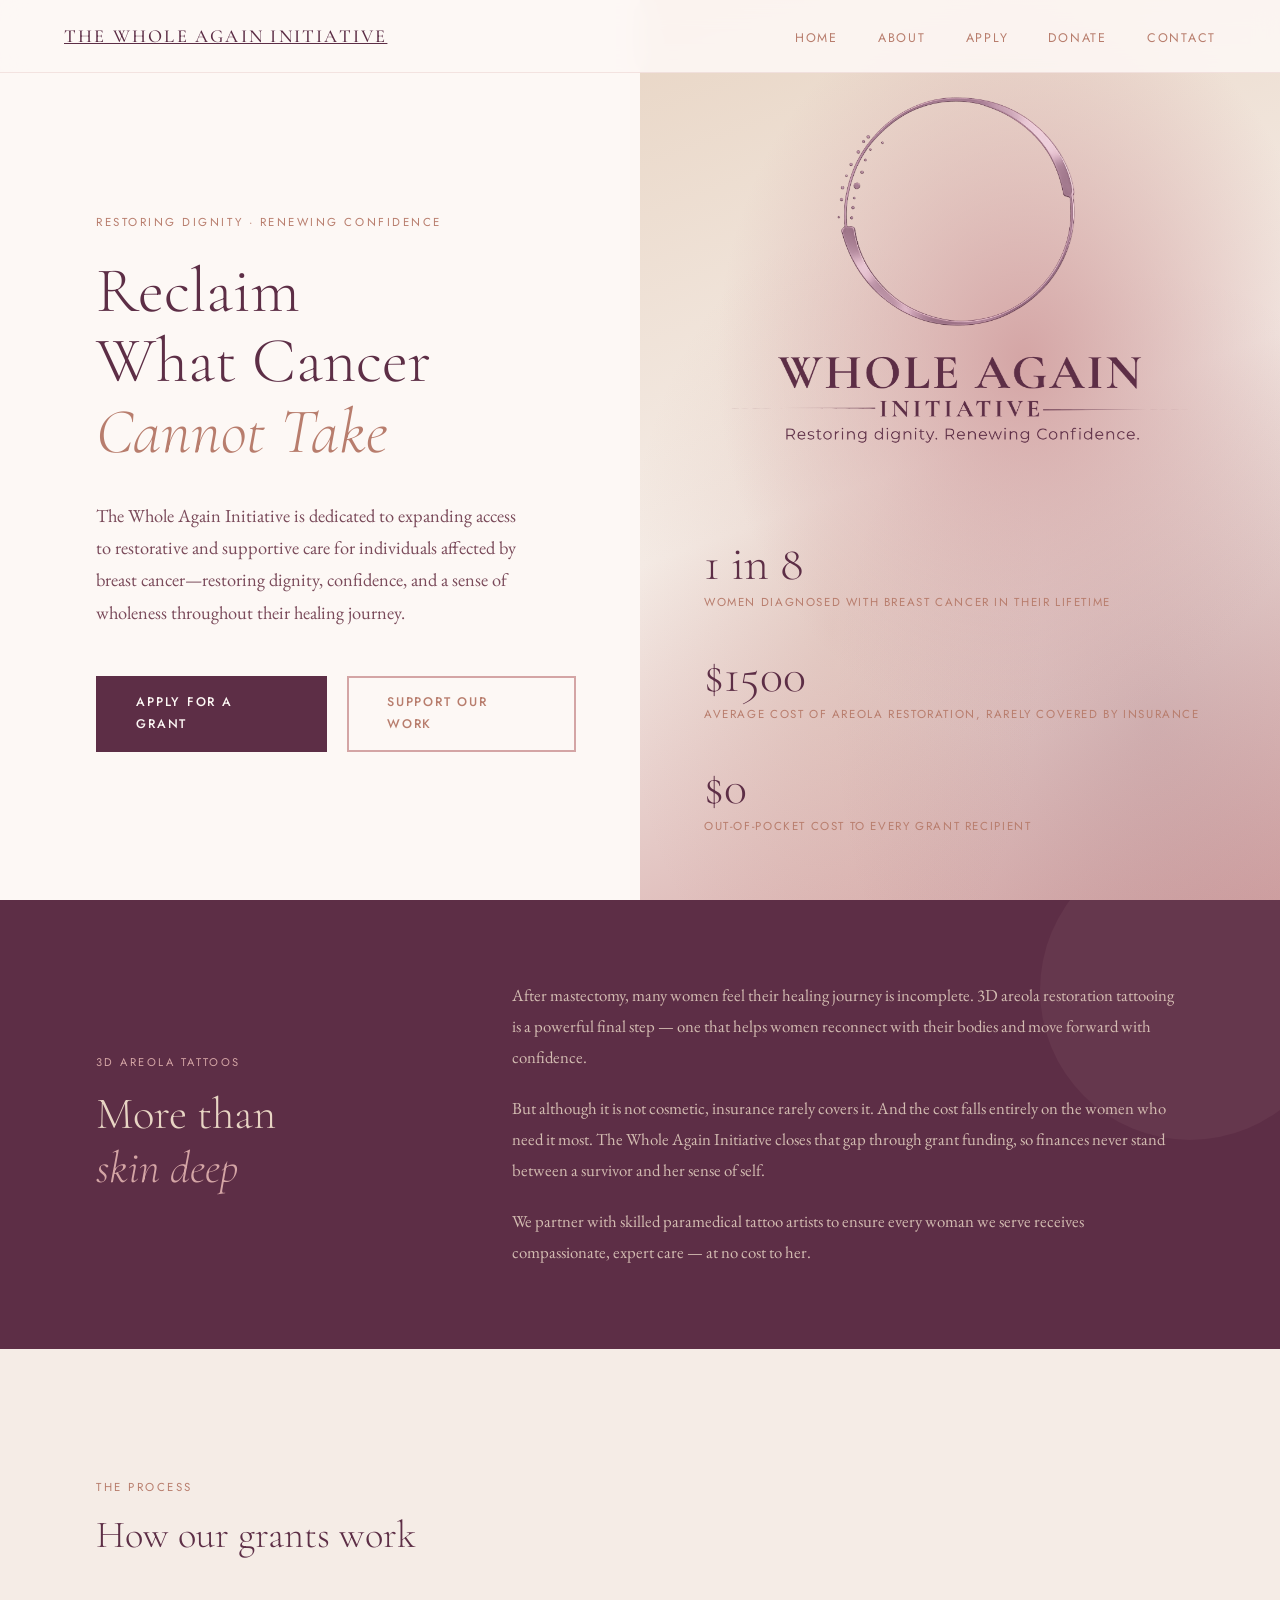
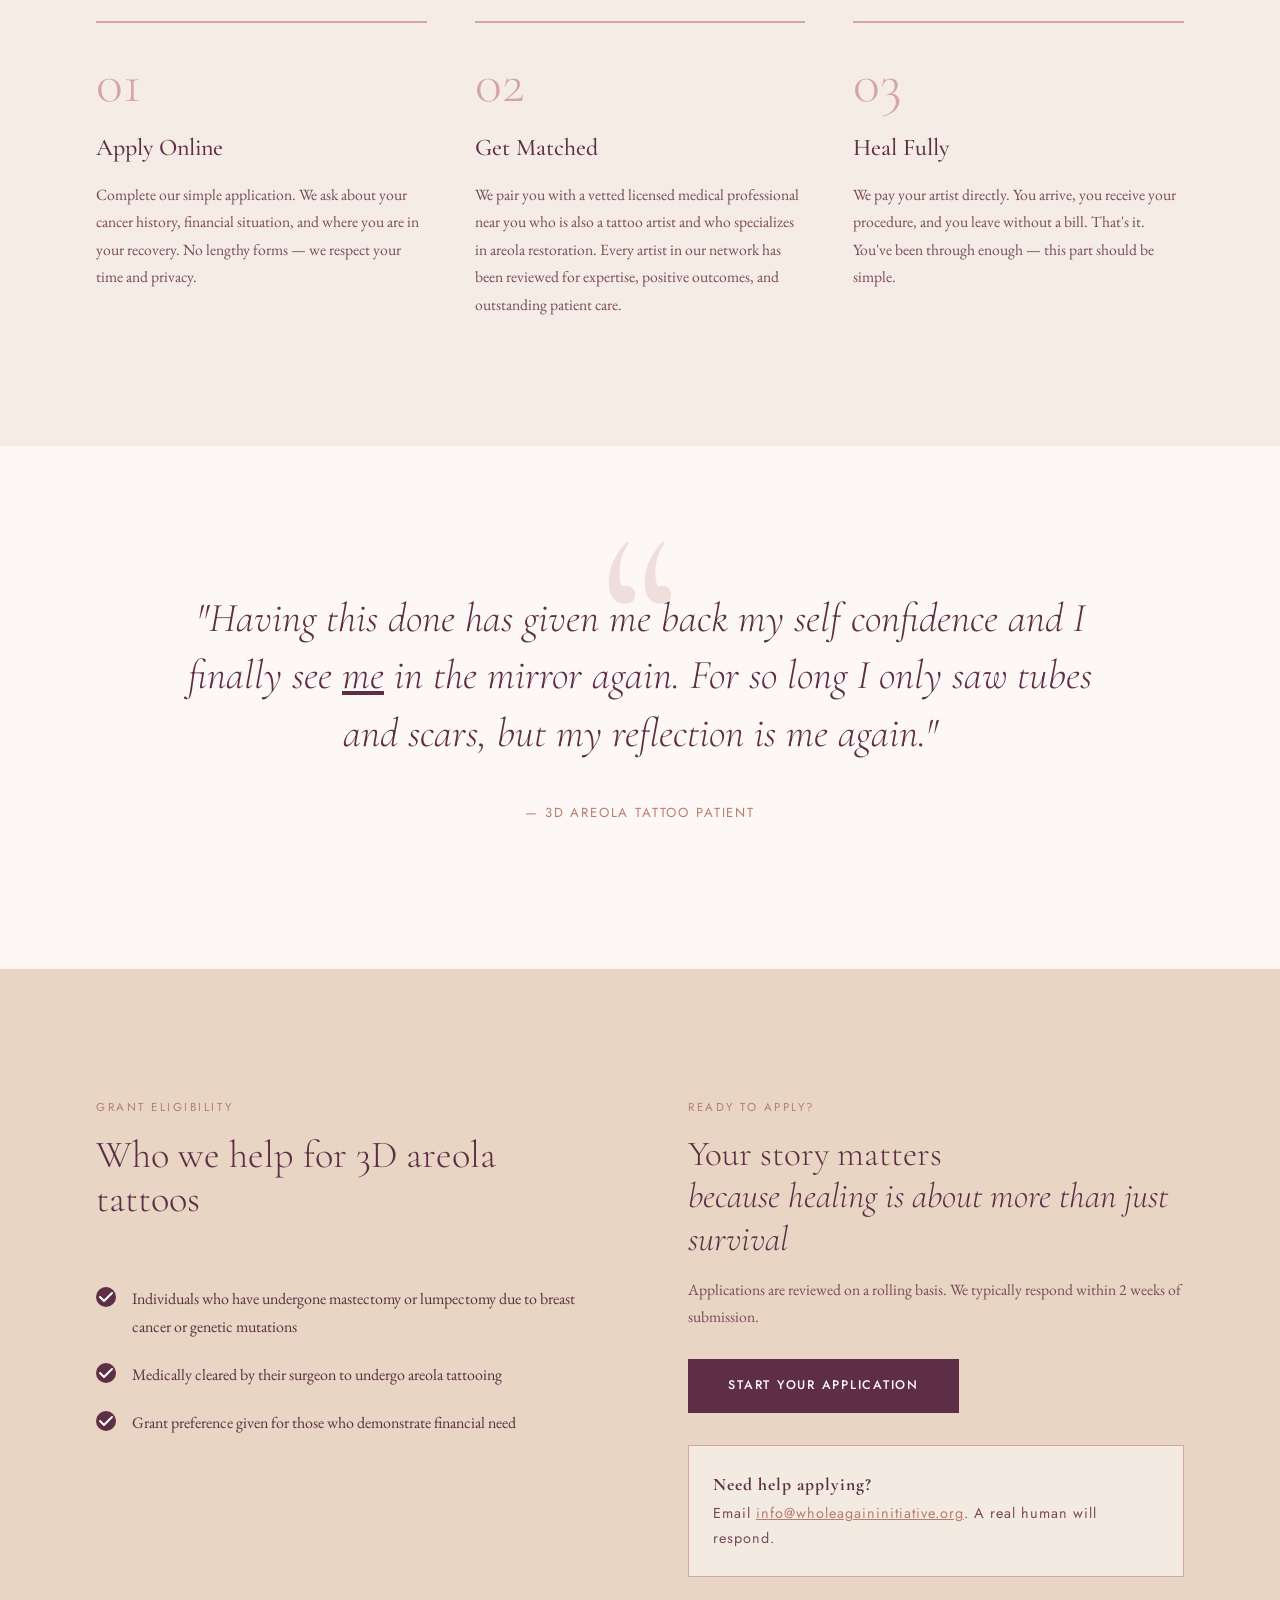
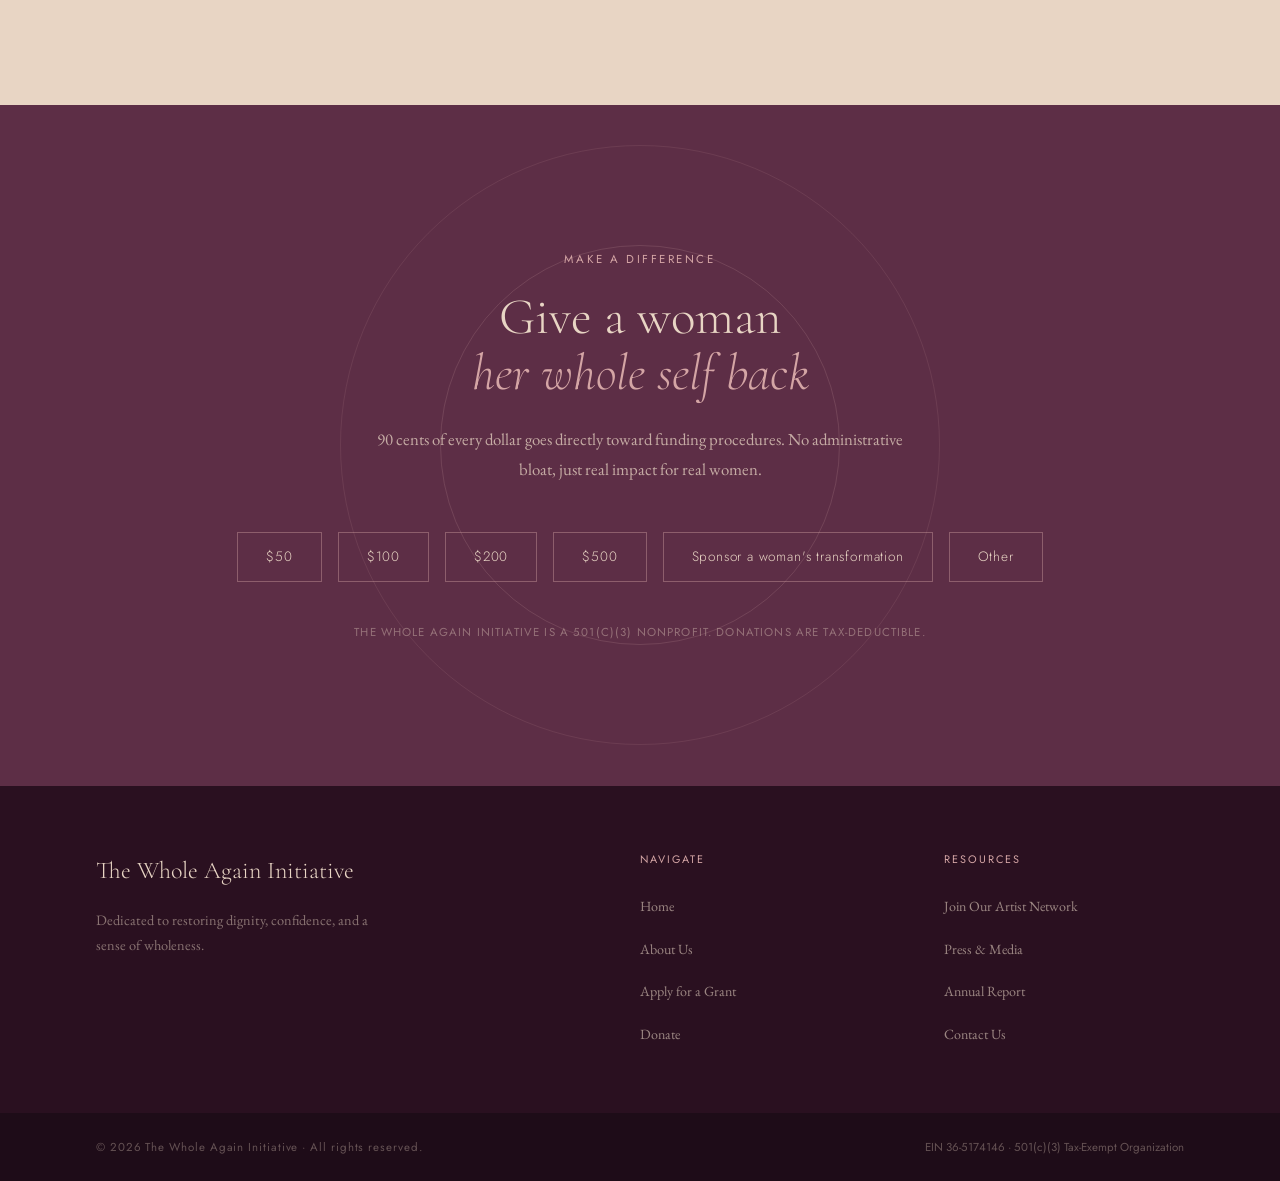
<file: index.html>
<!DOCTYPE html>
<html lang="en">
<head>
  <meta charset="UTF-8" />
  <meta name="viewport" content="width=device-width, initial-scale=1.0"/>
  <title>The Whole Again Initiative</title>
  <link href="https://fonts.googleapis.com/css2?family=Cormorant+Garamond:ital,wght@0,300;0,400;0,500;0,600;1,300;1,400&family=EB+Garamond:ital,wght@0,400;0,500;1,400&family=Jost:wght@300;400;500&display=swap" rel="stylesheet"/>
  <style>
    :root {
      --dusty-rose: #d4a5a5;
      --clay: #b87d6d;
      --sand: #e8d5c4;
      --deep-burgundy: #5d2e46;
      --petal: #f5ece6;
      --warm-white: #fdf8f5;
      --muted-rose: #c49090;
      --text-dark: #3a1e2e;
    }

    *, *::before, *::after { box-sizing: border-box; margin: 0; padding: 0; }

    html { scroll-behavior: smooth; }

    body {
      background: var(--warm-white);
      color: var(--text-dark);
      font-family: 'EB Garamond', Georgia, serif;
      font-size: 18px;
      line-height: 1.75;
      overflow-x: hidden;
    }

    /* ── NAV ─────────────────────────────────────────────── */
    nav {
      position: fixed; top: 0; left: 0; right: 0; z-index: 100;
      display: flex; align-items: center; justify-content: space-between;
      padding: 1.25rem 4rem;
      background: rgba(253,248,245,0.88);
      backdrop-filter: blur(12px);
      border-bottom: 1px solid rgba(212,165,165,0.25);
      animation: fadeDown 0.8s ease both;
    }
    .nav-logo {
      font-family: 'Cormorant Garamond', serif;
      font-size: 1.15rem;
      font-weight: 500;
      letter-spacing: 0.12em;
      text-transform: uppercase;
      color: var(--deep-burgundy);
    }
    .nav-links { display: flex; gap: 2.5rem; list-style: none; }
    .nav-links a {
      font-family: 'Jost', sans-serif;
      font-size: 0.78rem;
      font-weight: 400;
      letter-spacing: 0.14em;
      text-transform: uppercase;
      color: var(--clay);
      text-decoration: none;
      transition: color 0.2s;
    }
    .nav-links a:hover { color: var(--deep-burgundy); }

    /* ── HERO ────────────────────────────────────────────── */
    .hero {
      min-height: 100vh;
      display: grid;
      grid-template-columns: 1fr 1fr;
      position: relative;
      overflow: hidden;
    }

    .hero-left {
      display: flex;
      flex-direction: column;
      justify-content: center;
      padding: 10rem 4rem 6rem 6rem;
      position: relative;
      z-index: 2;
    }

    .hero-eyebrow {
      font-family: 'Jost', sans-serif;
      font-size: 0.72rem;
      font-weight: 400;
      letter-spacing: 0.22em;
      text-transform: uppercase;
      color: var(--clay);
      margin-bottom: 1.5rem;
      animation: fadeUp 1s 0.3s ease both;
    }

    .hero-title {
      font-family: 'Cormorant Garamond', serif;
      font-size: clamp(3rem, 5vw, 5.5rem);
      font-weight: 300;
      line-height: 1.1;
      color: var(--deep-burgundy);
      margin-bottom: 2rem;
      animation: fadeUp 1s 0.5s ease both;
    }
    .hero-title em {
      font-style: italic;
      font-weight: 300;
      color: var(--clay);
    }

    .hero-tagline {
      font-size: 1.15rem;
      font-weight: 400;
      color: #7a4a5a;
      max-width: 420px;
      margin-bottom: 3rem;
      animation: fadeUp 1s 0.7s ease both;
    }

    .hero-ctas {
      display: flex; gap: 1.25rem; align-items: center;
      animation: fadeUp 1s 0.9s ease both;
    }

    .btn-primary {
      display: inline-block;
      padding: 0.9rem 2.4rem;
      background: var(--deep-burgundy);
      color: var(--warm-white);
      font-family: 'Jost', sans-serif;
      font-size: 0.78rem;
      font-weight: 500;
      letter-spacing: 0.14em;
      text-transform: uppercase;
      text-decoration: none;
      border: 2px solid var(--deep-burgundy);
      transition: all 0.3s ease;
    }
    .btn-primary:hover {
      background: transparent;
      color: var(--deep-burgundy);
    }

    .btn-secondary {
      display: inline-block;
      padding: 0.9rem 2.4rem;
      background: transparent;
      color: var(--clay);
      font-family: 'Jost', sans-serif;
      font-size: 0.78rem;
      font-weight: 500;
      letter-spacing: 0.14em;
      text-transform: uppercase;
      text-decoration: none;
      border: 2px solid var(--dusty-rose);
      transition: all 0.3s ease;
    }
    .btn-secondary:hover {
      border-color: var(--clay);
      color: var(--deep-burgundy);
    }

    .hero-right {
      position: relative;
      overflow: hidden;
      animation: fadeIn 1.4s 0.4s ease both;
    }

    /* Painterly gradient panel */
    .hero-right::before {
      content: '';
      position: absolute; inset: 0;
      background:
        radial-gradient(ellipse 80% 70% at 60% 40%, #d4a5a5 0%, transparent 60%),
        radial-gradient(ellipse 60% 80% at 30% 70%, #b87d6d33 0%, transparent 55%),
        radial-gradient(ellipse 100% 100% at 80% 80%, #5d2e4622 0%, transparent 50%),
        linear-gradient(160deg, #e8d5c4 0%, #f5ece6 50%, #d4a5a5 100%);
    }

    .hero-right-content {
      position: absolute; inset: 0;
      display: flex; flex-direction: column;
      justify-content: flex-end; align-items: flex-start;
      padding: 4rem;
      z-index: 2;
    }

    .hero-stat-block {
      display: flex; flex-direction: column; gap: 2.5rem;
    }

    .hero-stat {
      animation: fadeUp 1s ease both;
    }
    .hero-stat:nth-child(1) { animation-delay: 1s; }
    .hero-stat:nth-child(2) { animation-delay: 1.2s; }
    .hero-stat:nth-child(3) { animation-delay: 1.4s; }

    .hero-stat-number {
      font-family: 'Cormorant Garamond', serif;
      font-size: 3rem;
      font-weight: 300;
      color: var(--deep-burgundy);
      line-height: 1;
    }
    .hero-stat-label {
      font-family: 'Jost', sans-serif;
      font-size: 0.72rem;
      font-weight: 400;
      letter-spacing: 0.14em;
      text-transform: uppercase;
      color: var(--clay);
      margin-top: 0.25rem;
    }

    /* Centered logo on hero */
    .hero-logo {
      position: absolute;
      top: 30%; left: 50%;
      transform: translate(-50%, -50%);
      width: min(75%, 540px);
      height: auto;
      z-index: 1;
      animation: fadeIn 1.4s 0.6s ease both;
    }

    /* Vertical rule */
    .hero-divider {
      position: absolute;
      left: 0; top: 15%; bottom: 15%;
      width: 1px;
      background: linear-gradient(to bottom, transparent, var(--dusty-rose), transparent);
    }

    /* ── MISSION BAND ────────────────────────────────────── */
    .mission-band {
      background: var(--deep-burgundy);
      padding: 5rem 6rem;
      display: grid;
      grid-template-columns: 1fr 2fr;
      gap: 5rem;
      align-items: center;
      position: relative;
      overflow: hidden;
    }
    .mission-band::after {
      content: '';
      position: absolute; top: -60px; right: -60px;
      width: 300px; height: 300px;
      border-radius: 50%;
      background: rgba(212,165,165,0.07);
    }

    .mission-label {
      font-family: 'Jost', sans-serif;
      font-size: 0.7rem;
      letter-spacing: 0.22em;
      text-transform: uppercase;
      color: var(--dusty-rose);
      margin-bottom: 1rem;
    }

    .mission-heading {
      font-family: 'Cormorant Garamond', serif;
      font-size: clamp(2rem, 3.5vw, 3.2rem);
      font-weight: 300;
      color: var(--sand);
      line-height: 1.2;
    }
    .mission-heading em {
      font-style: italic;
      color: var(--dusty-rose);
    }

    .mission-body {
      font-size: 1.05rem;
      color: rgba(232,213,196,0.85);
      line-height: 1.85;
    }
    .mission-body p + p { margin-top: 1.25rem; }

    /* ── HOW IT WORKS ────────────────────────────────────── */
    .how {
      padding: 8rem 6rem;
      background: var(--petal);
      position: relative;
    }

    .section-label {
      font-family: 'Jost', sans-serif;
      font-size: 0.72rem;
      letter-spacing: 0.22em;
      text-transform: uppercase;
      color: var(--clay);
      margin-bottom: 1rem;
    }

    .section-heading {
      font-family: 'Cormorant Garamond', serif;
      font-size: clamp(2.2rem, 3vw, 3.6rem);
      font-weight: 300;
      color: var(--deep-burgundy);
      line-height: 1.15;
      margin-bottom: 4rem;
    }

    .steps {
      display: grid;
      grid-template-columns: repeat(3, 1fr);
      gap: 3rem;
      counter-reset: steps;
    }

    .step {
      counter-increment: steps;
      position: relative;
      padding-top: 2rem;
      border-top: 2px solid var(--dusty-rose);
      transition: transform 0.3s ease;
    }
    .step:hover { transform: translateY(-4px); }

    .step::before {
      content: "0" counter(steps);
      font-family: 'Cormorant Garamond', serif;
      font-size: 3.5rem;
      font-weight: 300;
      color: var(--dusty-rose);
      line-height: 1;
      display: block;
      margin-bottom: 1rem;
    }

    .step-title {
      font-family: 'Cormorant Garamond', serif;
      font-size: 1.5rem;
      font-weight: 500;
      color: var(--deep-burgundy);
      margin-bottom: 0.75rem;
    }

    .step-body {
      font-size: 0.98rem;
      color: #7a4a5a;
      line-height: 1.75;
    }

    /* ── IMPACT ──────────────────────────────────────────── */
    .impact {
      padding: 9rem 6rem;
      background: var(--warm-white);
      display: flex;
      justify-content: center;
      align-items: center;
    }

    .impact-quote {
      position: relative;
      max-width: 980px;
      text-align: center;
      padding: 0 2rem;
    }
    .impact-quote::before {
      content: '\201C';
      font-family: 'Cormorant Garamond', serif;
      font-size: 16rem;
      font-weight: 300;
      color: var(--dusty-rose);
      opacity: 0.3;
      position: absolute;
      top: -6rem; left: 50%;
      transform: translateX(-50%);
      line-height: 1;
      pointer-events: none;
    }

    .impact-quote blockquote {
      font-family: 'Cormorant Garamond', serif;
      font-size: clamp(2rem, 3.2vw, 3.2rem);
      font-weight: 300;
      font-style: italic;
      color: var(--deep-burgundy);
      line-height: 1.4;
      position: relative;
      z-index: 1;
    }

    .impact-attribution {
      font-family: 'Jost', sans-serif;
      font-size: 0.82rem;
      letter-spacing: 0.14em;
      text-transform: uppercase;
      color: var(--clay);
      margin-top: 2.5rem;
    }

    /* ── ELIGIBILITY ─────────────────────────────────────── */
    .eligibility {
      padding: 8rem 6rem;
      background: var(--sand);
      display: grid;
      grid-template-columns: 1fr 1fr;
      gap: 6rem;
    }

    .eligibility-list {
      list-style: none;
      display: flex;
      flex-direction: column;
      gap: 1.25rem;
      margin-top: 2rem;
    }

    .eligibility-list li {
      display: flex;
      align-items: flex-start;
      gap: 1rem;
      font-size: 1rem;
      color: #5a3040;
    }

    .eligibility-list li::before {
      content: '';
      display: block;
      flex-shrink: 0;
      width: 20px; height: 20px;
      margin-top: 2px;
      border-radius: 50%;
      background: var(--deep-burgundy);
      background-image: url("data:image/svg+xml,%3Csvg xmlns='http://www.w3.org/2000/svg' viewBox='0 0 20 20' fill='white'%3E%3Cpath fill-rule='evenodd' d='M16.707 5.293a1 1 0 010 1.414l-8 8a1 1 0 01-1.414 0l-4-4a1 1 0 011.414-1.414L8 12.586l7.293-7.293a1 1 0 011.414 0z' clip-rule='evenodd'/%3E%3C/svg%3E");
    }

    .apply-form-promo {
      display: flex;
      flex-direction: column;
      justify-content: center;
      gap: 2rem;
    }

    .form-note {
      font-family: 'Jost', sans-serif;
      font-size: 0.78rem;
      letter-spacing: 0.08em;
      color: var(--clay);
      padding: 1.5rem;
      background: rgba(255,255,255,0.5);
      border: 1px solid var(--dusty-rose);
    }

    /* ── DONATE ──────────────────────────────────────────── */
    .donate {
      padding: 9rem 6rem;
      background: var(--deep-burgundy);
      text-align: center;
      position: relative;
      overflow: hidden;
    }
    .donate::before {
      content: '';
      position: absolute;
      width: 600px; height: 600px;
      border-radius: 50%;
      border: 1px solid rgba(212,165,165,0.12);
      top: 50%; left: 50%;
      transform: translate(-50%, -50%);
    }
    .donate::after {
      content: '';
      position: absolute;
      width: 400px; height: 400px;
      border-radius: 50%;
      border: 1px solid rgba(212,165,165,0.18);
      top: 50%; left: 50%;
      transform: translate(-50%, -50%);
    }

    .donate-inner { position: relative; z-index: 2; }

    .donate-eyebrow {
      font-family: 'Jost', sans-serif;
      font-size: 0.72rem;
      letter-spacing: 0.22em;
      text-transform: uppercase;
      color: var(--dusty-rose);
      margin-bottom: 1.25rem;
    }

    .donate-heading {
      font-family: 'Cormorant Garamond', serif;
      font-size: clamp(2.5rem, 4vw, 5rem);
      font-weight: 300;
      color: var(--sand);
      line-height: 1.1;
      margin-bottom: 1.5rem;
    }
    .donate-heading em { font-style: italic; color: var(--dusty-rose); }

    .donate-subtext {
      color: rgba(232,213,196,0.75);
      font-size: 1.05rem;
      max-width: 540px;
      margin: 0 auto 3rem;
    }

    .donate-amounts {
      display: flex;
      justify-content: center;
      gap: 1rem;
      flex-wrap: wrap;
      margin-bottom: 2.5rem;
    }

    .amount-chip {
      padding: 0.75rem 1.75rem;
      border: 1px solid rgba(212,165,165,0.4);
      color: var(--sand);
      font-family: 'Jost', sans-serif;
      font-size: 0.85rem;
      font-weight: 300;
      cursor: pointer;
      transition: all 0.2s;
      background: transparent;
      letter-spacing: 0.06em;
      text-decoration: none;
    }
    .amount-chip:hover {
      background: var(--dusty-rose);
      border-color: var(--dusty-rose);
      color: var(--deep-burgundy);
    }

    .amount-chip-accent {
      font-family: 'Cormorant Garamond', serif;
      font-style: italic;
      font-weight: 500;
      font-size: 1.15rem;
      letter-spacing: 0;
      text-transform: none;
    }

    /* ── FOOTER ──────────────────────────────────────────── */
    footer {
      padding: 4rem 6rem;
      background: #2a1020;
      display: grid;
      grid-template-columns: 2fr 1fr 1fr;
      gap: 4rem;
    }

    .footer-brand {
      font-family: 'Cormorant Garamond', serif;
      font-size: 1.5rem;
      font-weight: 300;
      color: var(--sand);
      margin-bottom: 1rem;
      text-decoration: none;
      display: block;
    }

    .footer-tagline {
      font-size: 0.9rem;
      color: rgba(232,213,196,0.5);
      max-width: 280px;
      line-height: 1.7;
    }

    .footer-col-title {
      font-family: 'Jost', sans-serif;
      font-size: 0.68rem;
      letter-spacing: 0.18em;
      text-transform: uppercase;
      color: var(--dusty-rose);
      margin-bottom: 1.25rem;
    }

    .footer-links {
      list-style: none;
      display: flex;
      flex-direction: column;
      gap: 0.7rem;
    }

    .footer-links a {
      font-size: 0.88rem;
      color: rgba(232,213,196,0.6);
      text-decoration: none;
      transition: color 0.2s;
    }
    .footer-links a:hover { color: var(--dusty-rose); }

    .footer-bottom {
      padding: 1.5rem 6rem;
      background: #1e0c18;
      display: flex;
      align-items: center;
      justify-content: space-between;
    }

    .footer-copy {
      font-family: 'Jost', sans-serif;
      font-size: 0.72rem;
      letter-spacing: 0.08em;
      color: rgba(232,213,196,0.35);
    }

    .footer-tax {
      font-family: 'Jost', sans-serif;
      font-size: 0.72rem;
      color: rgba(232,213,196,0.35);
    }

    /* ── ANIMATIONS ──────────────────────────────────────── */
    @keyframes fadeUp {
      from { opacity: 0; transform: translateY(30px); }
      to   { opacity: 1; transform: translateY(0); }
    }
    @keyframes fadeDown {
      from { opacity: 0; transform: translateY(-20px); }
      to   { opacity: 1; transform: translateY(0); }
    }
    @keyframes fadeIn {
      from { opacity: 0; }
      to   { opacity: 1; }
    }
    /* Scroll reveal */
    .reveal {
      opacity: 0;
      transform: translateY(28px);
      transition: opacity 0.8s ease, transform 0.8s ease;
    }
    .reveal.visible {
      opacity: 1;
      transform: translateY(0);
    }

    /* ── RESPONSIVE ──────────────────────────────────────── */
    @media (max-width: 900px) {
      nav { padding: 1.25rem 2rem; }
      .nav-links { display: none; }
      .hero { grid-template-columns: 1fr; }
      .hero-left { padding: 8rem 2rem 4rem; }
      .hero-right { height: auto; padding: 1rem 0 2.5rem; }
      .hero-right-content { position: static; padding: 0 2rem; }
      .hero-logo {
        position: static;
        transform: none;
        display: block;
        margin: 1rem auto 2.5rem;
        width: 85%;
        max-width: 480px;
      }
      .mission-band,
      .impact,
      .eligibility { grid-template-columns: 1fr; padding: 4rem 2rem; gap: 2rem; }
      .how { padding: 5rem 2rem; }
      .steps { grid-template-columns: 1fr; }
      .donate { padding: 6rem 2rem; }
      footer { grid-template-columns: 1fr; padding: 3rem 2rem; }
      .footer-bottom { padding: 1.25rem 2rem; flex-direction: column; gap: 0.5rem; }
    }
  </style>
</head>
<body>

  <!-- NAV -->
  <nav>
    <a class="nav-logo" href="/">The Whole Again Initiative</a>
    <ul class="nav-links">
      <li><a href="/" class="active">Home</a></li>
      <li><a href="/about">About</a></li>
      <li><a href="/apply">Apply</a></li>
      <li><a href="/donate">Donate</a></li>
      <li><a href="/contact">Contact</a></li>
    </ul>
  </nav>

  <!-- HERO -->
  <section class="hero" id="top">
    <div class="hero-left">
      <p class="hero-eyebrow">Restoring Dignity · Renewing Confidence</p>
      <h1 class="hero-title">
        Reclaim<br/>
        What Cancer<br/>
        <em>Cannot Take</em>
      </h1>
      <p class="hero-tagline">
        The Whole Again Initiative is dedicated to expanding access to restorative and supportive care for individuals affected by breast cancer—restoring dignity, confidence, and a sense of wholeness throughout their healing journey.
      </p>
      <div class="hero-ctas">
        <a href="/apply" class="btn-primary">Apply for a Grant</a>
        <a href="/donate" class="btn-secondary">Support Our Work</a>
      </div>
    </div>

    <div class="hero-right">
      <img class="hero-logo" src="/images/logo.png" alt="Whole Again Initiative logo" />
      <div class="hero-right-content">
        <div class="hero-stat-block">
          <div class="hero-stat">
            <div class="hero-stat-number">1 in 8</div>
            <div class="hero-stat-label">Women diagnosed with breast cancer in their lifetime</div>
          </div>
          <div class="hero-stat">
            <div class="hero-stat-number">$1500</div>
            <div class="hero-stat-label">Average cost of areola restoration, rarely covered by insurance</div>
          </div>
          <div class="hero-stat">
            <div class="hero-stat-number">$0</div>
            <div class="hero-stat-label">Out-of-pocket cost to every grant recipient</div>
          </div>
        </div>
      </div>
    </div>
  </section>

  <!-- MISSION BAND -->
  <section class="mission-band" id="mission">
    <div>
      <p class="mission-label">3D Areola Tattoos</p>
      <h2 class="mission-heading">
        More than<br/>
        <em>skin deep</em>
      </h2>
    </div>
    <div class="mission-body reveal">
      <p>
        After mastectomy, many women feel their healing journey is incomplete. 3D areola restoration tattooing is a powerful final step — one that helps women reconnect with their bodies and move forward with confidence.
      </p>
      <p>
        But although it is not cosmetic, insurance rarely covers it. And the cost falls entirely on the women who need it most. The Whole Again Initiative closes that gap through grant funding, so finances never stand between a survivor and her sense of self.
      </p>
      <p>
        We partner with skilled paramedical tattoo artists to ensure every woman we serve receives compassionate, expert care — at no cost to her.
      </p>
    </div>
  </section>

  <!-- HOW IT WORKS -->
  <section class="how" id="how">
    <p class="section-label reveal">The Process</p>
    <h2 class="section-heading reveal">How our grants work</h2>

    <div class="steps">
      <div class="step reveal">
        <h3 class="step-title">Apply Online</h3>
        <p class="step-body">Complete our simple application. We ask about your cancer history, financial situation, and where you are in your recovery. No lengthy forms — we respect your time and privacy.</p>
      </div>
      <div class="step reveal">
        <h3 class="step-title">Get Matched</h3>
        <p class="step-body">We pair you with a vetted licensed medical professional near you who is also a tattoo artist and who specializes in areola restoration. Every artist in our network has been reviewed for expertise, positive outcomes, and outstanding patient care.</p>
      </div>
      <div class="step reveal">
        <h3 class="step-title">Heal Fully</h3>
        <p class="step-body">We pay your artist directly. You arrive, you receive your procedure, and you leave without a bill. That's it. You've been through enough — this part should be simple.</p>
      </div>
    </div>
  </section>

  <!-- IMPACT -->
  <section class="impact" id="impact">
    <div class="impact-quote reveal">
      <blockquote>
        "Having this done has given me back my self confidence and I finally see <u>me</u> in the mirror again. For so long I only saw tubes and scars, but my reflection is me again."
      </blockquote>
      <p class="impact-attribution">— 3D Areola Tattoo Patient</p>
    </div>
  </section>

  <!-- ELIGIBILITY / APPLY -->
  <section class="eligibility" id="apply">
    <div>
      <p class="section-label reveal">Grant Eligibility</p>
      <h2 class="section-heading reveal">Who we help for 3D areola tattoos</h2>
      <ul class="eligibility-list reveal">
        <li>Individuals who have undergone mastectomy or lumpectomy due to breast cancer or genetic mutations</li>
        <li>Medically cleared by their surgeon to undergo areola tattooing</li>
        <li>Grant preference given for those who demonstrate financial need</li>
      </ul>
    </div>

    <div class="apply-form-promo reveal">
      <div>
        <p class="section-label">Ready to apply?</p>
        <h3 style="font-family:'Cormorant Garamond',serif;font-size:2.2rem;font-weight:300;color:var(--deep-burgundy);line-height:1.2;margin-bottom:1rem;">
          Your story matters<br/><em>because healing is about more than just survival</em>
        </h3>
        <p style="font-size:0.98rem;color:#7a4a5a;margin-bottom:1.75rem;">Applications are reviewed on a rolling basis. We typically respond within 2 weeks of submission.</p>
        <a href="#" class="btn-primary">Start Your Application</a>
      </div>
      <div class="form-note">
        <strong style="font-family:'Cormorant Garamond',serif;font-size:1.1rem;color:var(--deep-burgundy);">Need help applying?</strong><br/>
        <span style="font-size:0.9rem;color:#7a4a5a;">Email <a href="mailto:info@wholeagaininitiative.org" style="color:var(--clay);">info@wholeagaininitiative.org</a>. A real human will respond.</span>
      </div>
    </div>
  </section>

  <!-- DONATE -->
  <section class="donate" id="donate">
    <div class="donate-inner">
      <p class="donate-eyebrow">Make a Difference</p>
      <h2 class="donate-heading">
        Give a woman<br/>
        <em>her whole self back</em>
      </h2>
      <p class="donate-subtext">
        90 cents of every dollar goes directly toward funding procedures. No administrative bloat, just real impact for real women.
      </p>
      <div class="donate-amounts">
        <a class="amount-chip" href="/donate">$50</a>
        <a class="amount-chip" href="/donate">$100</a>
        <a class="amount-chip" href="/donate">$200</a>
        <a class="amount-chip" href="/donate">$500</a>
        <a class="amount-chip" href="/donate">Sponsor a woman's transformation</a>
        <a class="amount-chip" href="/donate">Other</a>
      </div>
      <p style="margin-top:1.5rem;font-family:'Jost',sans-serif;font-size:0.72rem;letter-spacing:0.1em;color:rgba(232,213,196,0.4);text-transform:uppercase;">
        The Whole Again Initiative is a 501(c)(3) nonprofit. Donations are tax-deductible.
      </p>
    </div>
  </section>

  <!-- FOOTER (shared — /partials/footer.html) -->
  <div data-include="/partials/footer.html"></div>
  <script src="/js/include.js" defer></script>

  <script>
    // Scroll reveal
    const reveals = document.querySelectorAll('.reveal');
    const observer = new IntersectionObserver((entries) => {
      entries.forEach((e, i) => {
        if (e.isIntersecting) {
          setTimeout(() => e.target.classList.add('visible'), i * 80);
          observer.unobserve(e.target);
        }
      });
    }, { threshold: 0.12 });
    reveals.forEach(el => observer.observe(el));
  </script>
</body>
</html>
</file>
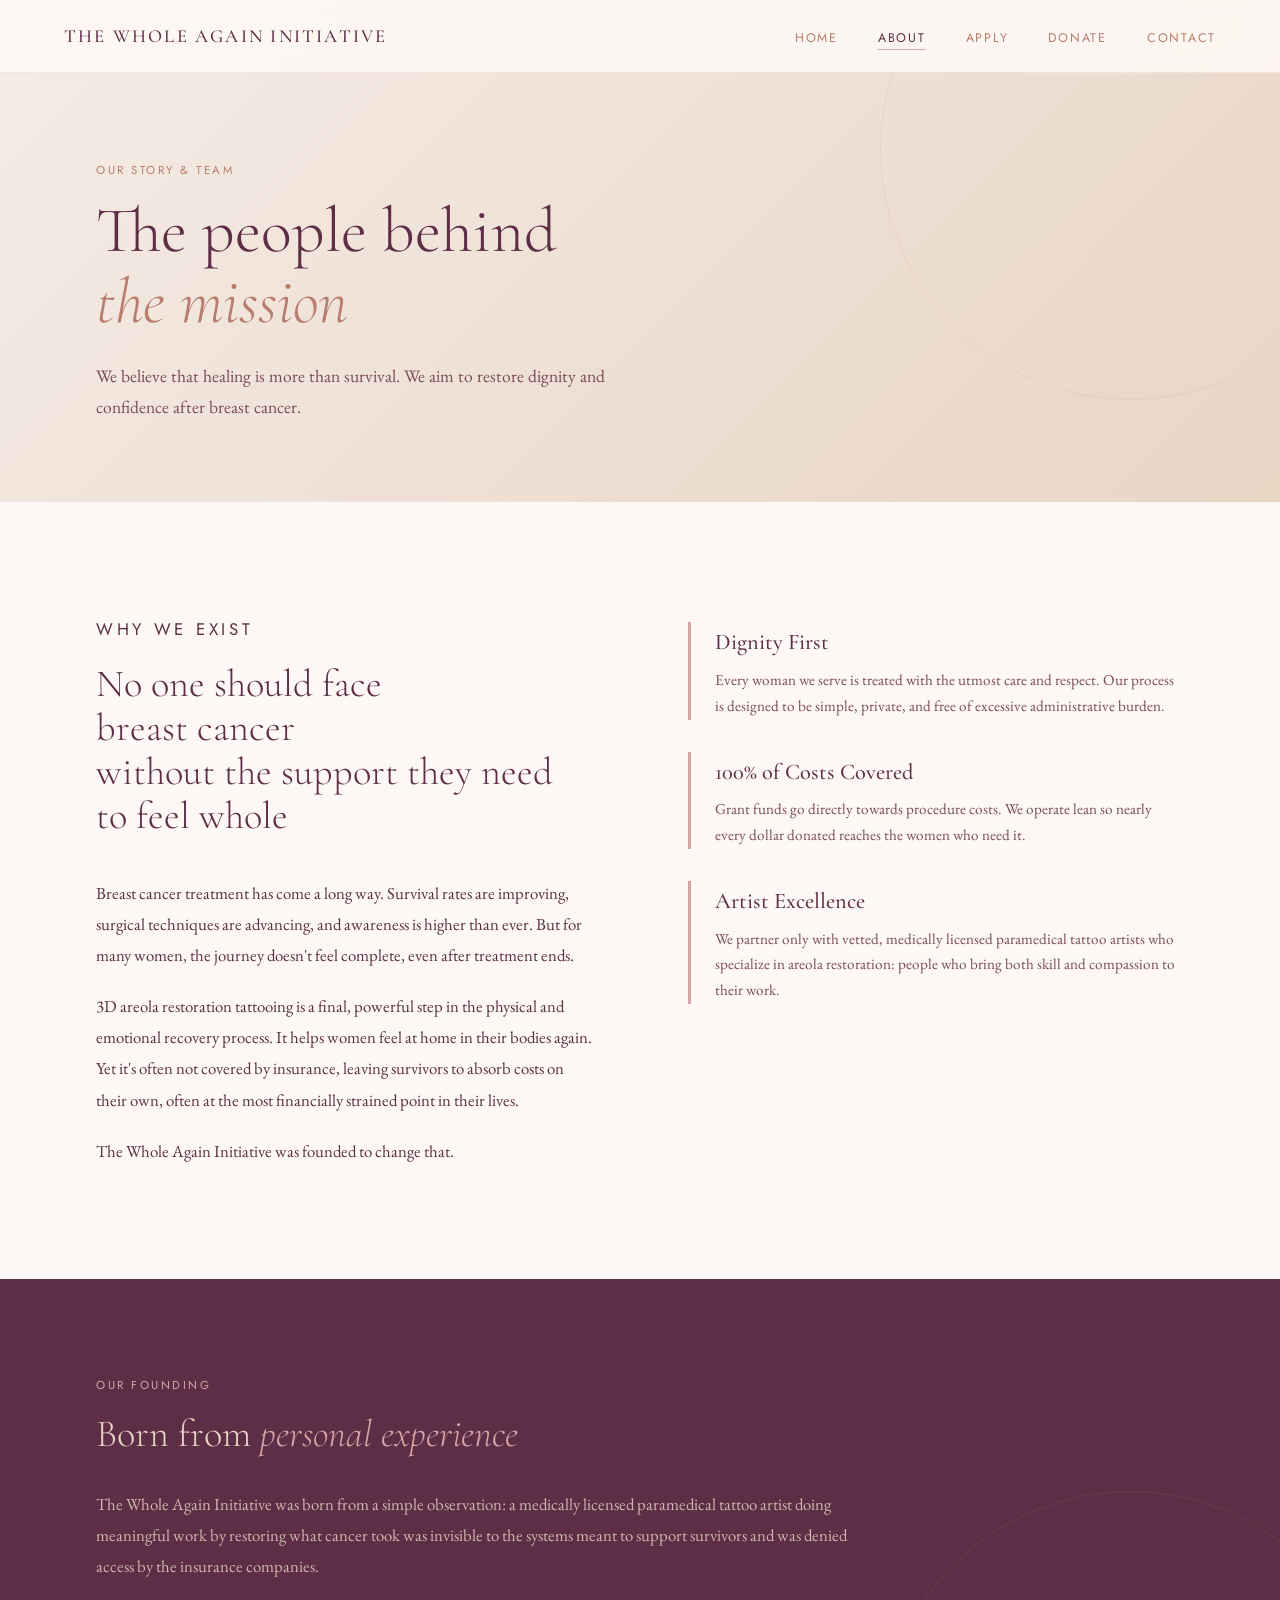
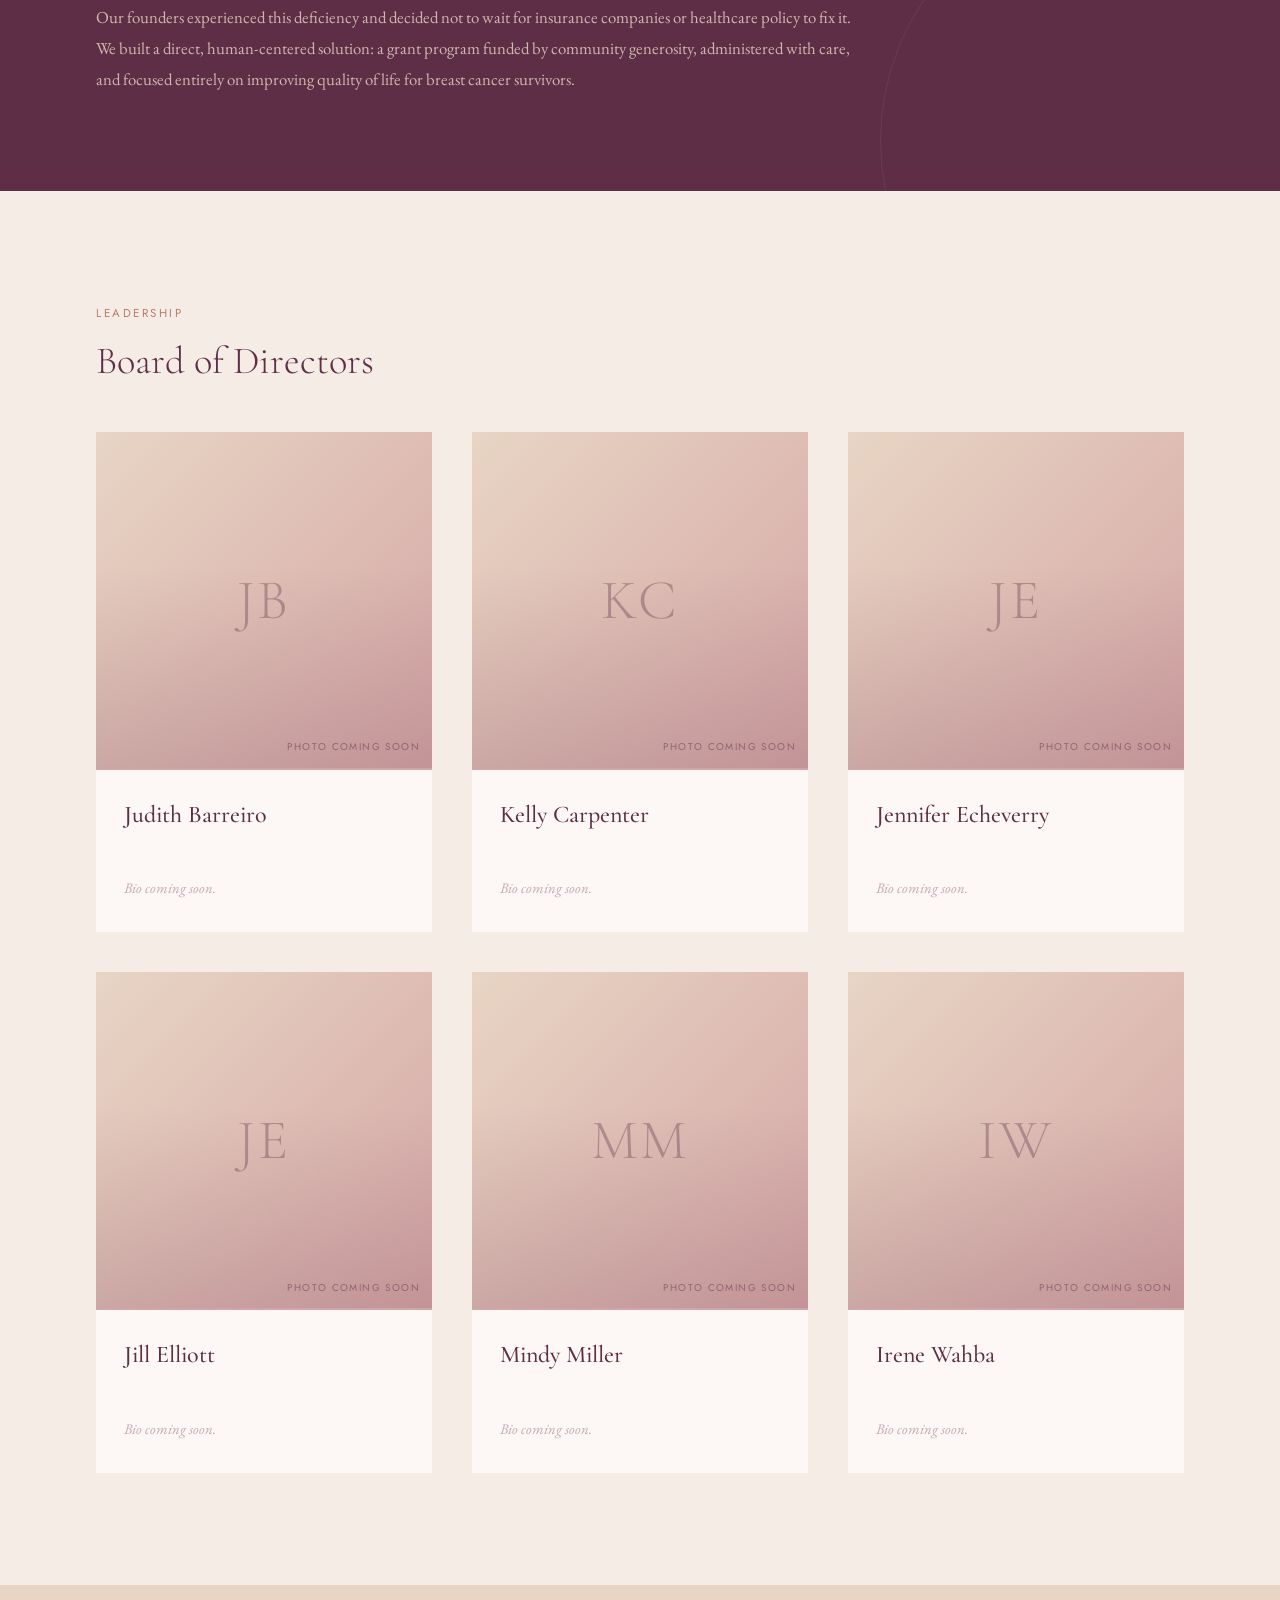
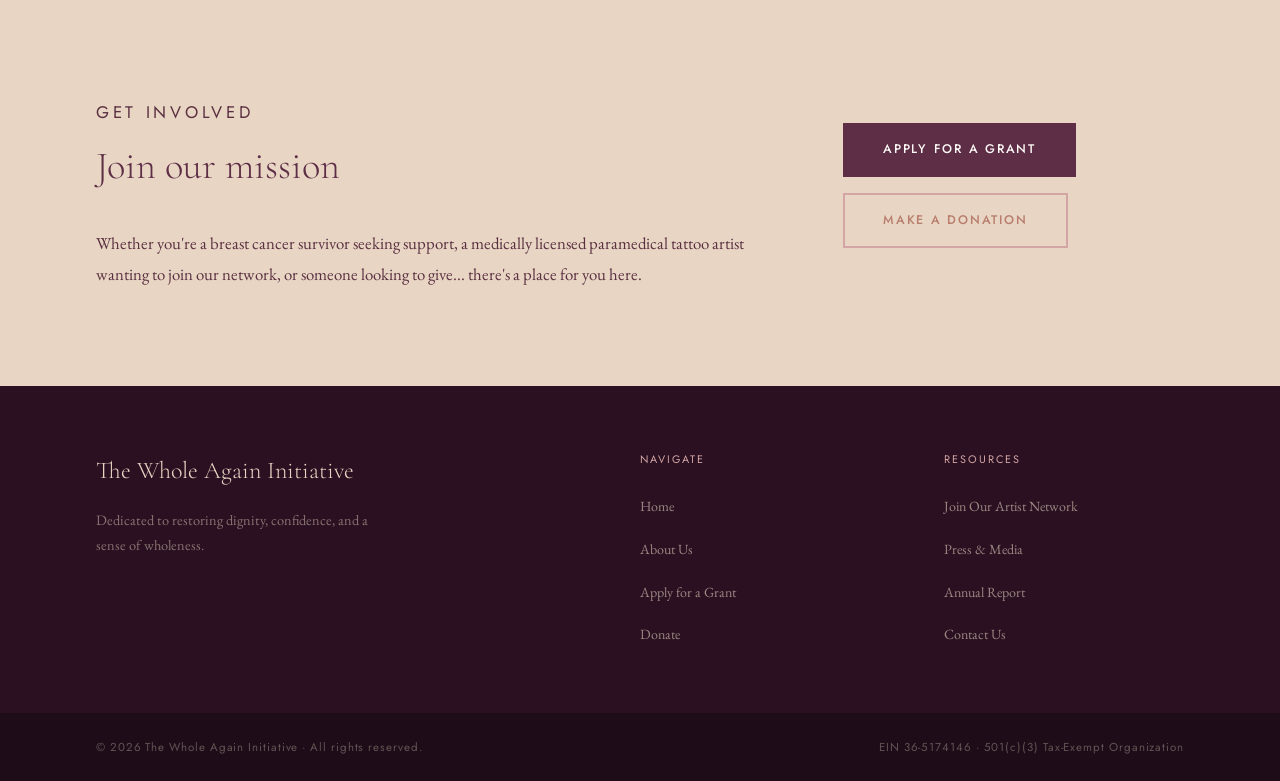
<file: about.html>
<!DOCTYPE html>
<html lang="en">
<head>
  <meta charset="UTF-8"/>
  <meta name="viewport" content="width=device-width, initial-scale=1.0"/>
  <title>About Us · The Whole Again Initiative</title>
  <link rel="stylesheet" href="/css/shared.css"/>
  <style>
    /* ── MISSION SECTION ────────────────────────────────── */
    .mission {
      padding: 7rem 6rem;
      background: var(--warm-white);
      display: grid;
      grid-template-columns: 1fr 1fr;
      gap: 6rem;
      align-items: start;
    }
    .mission-text p + p { margin-top: 1.25rem; }
    .mission-text p { font-size: 1.05rem; color: #5a3040; line-height: 1.85; }

    .mission-values {
      display: flex;
      flex-direction: column;
      gap: 2rem;
      padding-top: 0.5rem;
    }
    .value-item {
      border-left: 3px solid var(--dusty-rose);
      padding-left: 1.5rem;
      transition: border-color 0.3s;
    }
    .value-item:hover { border-left-color: var(--deep-burgundy); }
    .value-title {
      font-family: 'Cormorant Garamond', serif;
      font-size: 1.4rem;
      font-weight: 500;
      color: var(--deep-burgundy);
      margin-bottom: 0.4rem;
    }
    .value-body { font-size: 0.95rem; color: #7a4a5a; line-height: 1.7; }

    /* ── STORY BAND ─────────────────────────────────────── */
    .story-band {
      background: var(--deep-burgundy);
      padding: 6rem;
      position: relative;
      overflow: hidden;
    }
    .story-band::before {
      content: '';
      position: absolute;
      width: 500px; height: 500px;
      border-radius: 50%;
      border: 1px solid rgba(212,165,165,0.1);
      bottom: -200px; right: -100px;
    }
    .story-inner {
      max-width: 760px;
      position: relative;
      z-index: 2;
    }
    .story-label {
      font-family: 'Jost', sans-serif;
      font-size: 0.72rem;
      letter-spacing: 0.22em;
      text-transform: uppercase;
      color: var(--dusty-rose);
      margin-bottom: 1rem;
    }
    .story-heading {
      font-family: 'Cormorant Garamond', serif;
      font-size: clamp(2.2rem, 3vw, 3.2rem);
      font-weight: 300;
      color: var(--sand);
      line-height: 1.2;
      margin-bottom: 2rem;
    }
    .story-heading em { font-style: italic; color: var(--dusty-rose); }
    .story-body { font-size: 1.05rem; color: rgba(232,213,196,0.82); line-height: 1.85; }
    .story-body p + p { margin-top: 1.25rem; }

    /* ── BOARD ──────────────────────────────────────────── */
    .board {
      padding: 7rem 6rem;
      background: var(--petal);
    }
    .board-grid {
      display: grid;
      grid-template-columns: repeat(3, 1fr);
      gap: 2.5rem;
      margin-top: 3rem;
    }

    .board-card {
      background: var(--warm-white);
      position: relative;
      overflow: hidden;
      transition: transform 0.3s ease, box-shadow 0.3s ease;
    }
    .board-card:hover {
      transform: translateY(-6px);
      box-shadow: 0 20px 50px rgba(93,46,70,0.1);
    }

    .board-card-photo {
      width: 100%;
      aspect-ratio: 1 / 1;
      background: linear-gradient(135deg, var(--sand) 0%, var(--dusty-rose) 100%);
      display: flex;
      align-items: center;
      justify-content: center;
      position: relative;
      overflow: hidden;
    }
    .board-card-photo::after {
      content: '';
      position: absolute; inset: 0;
      background: linear-gradient(to bottom, transparent 40%, rgba(93,46,70,0.15) 100%);
    }
    .board-card-initials {
      font-family: 'Cormorant Garamond', serif;
      font-size: 3.5rem;
      font-weight: 300;
      color: rgba(93,46,70,0.35);
      letter-spacing: 0.05em;
      user-select: none;
    }
    .board-card-photo-tag {
      position: absolute;
      bottom: 0.75rem; right: 0.75rem;
      font-family: 'Jost', sans-serif;
      font-size: 0.62rem;
      letter-spacing: 0.14em;
      text-transform: uppercase;
      color: rgba(93,46,70,0.5);
      z-index: 2;
    }

    .board-card-body {
      padding: 1.5rem 1.75rem 2rem;
      border-top: 2px solid var(--dusty-rose);
    }
    .board-card-name {
      font-family: 'Cormorant Garamond', serif;
      font-size: 1.5rem;
      font-weight: 500;
      color: var(--deep-burgundy);
      margin-bottom: 0.25rem;
    }
    .board-card-title {
      font-family: 'Jost', sans-serif;
      font-size: 0.7rem;
      letter-spacing: 0.14em;
      text-transform: uppercase;
      color: var(--clay);
      margin-bottom: 1rem;
    }
    .board-card-bio {
      font-size: 0.92rem;
      color: #7a4a5a;
      line-height: 1.7;
      font-style: italic;
    }
    .board-card-bio.placeholder {
      color: rgba(122,74,90,0.45);
      font-style: italic;
    }

    /* ── JOIN CTA ────────────────────────────────────────── */
    .join {
      padding: 6rem;
      background: var(--sand);
      display: grid;
      grid-template-columns: 2fr 1fr;
      gap: 4rem;
      align-items: center;
    }
    .join-text p {
      font-size: 1.05rem;
      color: #5a3040;
      line-height: 1.85;
      margin-top: 1rem;
    }
    .join-actions { display: flex; flex-direction: column; gap: 1rem; align-items: flex-start; }

    @media (max-width: 900px) {
      .mission, .join { grid-template-columns: 1fr; padding: 4rem 2rem; gap: 3rem; }
      .story-band { padding: 4rem 2rem; }
      .board { padding: 4rem 2rem; }
      .board-grid { grid-template-columns: 1fr; }
    }
    @media (min-width: 901px) and (max-width: 1100px) {
      .board-grid { grid-template-columns: repeat(2, 1fr); }
    }
  </style>
</head>
<body>

  <nav>
    <a class="nav-logo" href="/">The Whole Again Initiative</a>
    <ul class="nav-links">
      <li><a href="/">Home</a></li>
      <li><a href="/about" class="active">About</a></li>
      <li><a href="/apply">Apply</a></li>
      <li><a href="/donate">Donate</a></li>
      <li><a href="/contact">Contact</a></li>
    </ul>
  </nav>

  <!-- PAGE BANNER -->
  <div class="page-banner">
    <p class="page-banner-eyebrow">Our Story & Team</p>
    <h1 class="page-banner-title">The people behind<br/><em>the mission</em></h1>
    <p class="page-banner-sub">We believe that healing is more than survival. We aim to restore dignity and confidence after breast cancer.</p>
  </div>

  <!-- MISSION + VALUES -->
  <section class="mission">
    <div class="mission-text reveal">
      <p class="section-label">Why We Exist</p>
      <h2 class="section-heading">No one should face<br/>breast cancer<br/>without the support they need<br/>to feel whole</h2>
      <p>Breast cancer treatment has come a long way. Survival rates are improving, surgical techniques are advancing, and awareness is higher than ever. But for many women, the journey doesn't feel complete, even after treatment ends.</p>
      <p>3D areola restoration tattooing is a final, powerful step in the physical and emotional recovery process. It helps women feel at home in their bodies again. Yet it's often not covered by insurance, leaving survivors to absorb costs on their own, often at the most financially strained point in their lives.</p>
      <p>The Whole Again Initiative was founded to change that.</p>
    </div>
    <div class="mission-values reveal">
      <div class="value-item">
        <p class="value-title">Dignity First</p>
        <p class="value-body">Every woman we serve is treated with the utmost care and respect. Our process is designed to be simple, private, and free of excessive administrative burden.</p>
      </div>
      <div class="value-item">
        <p class="value-title">100% of Costs Covered</p>
        <p class="value-body">Grant funds go directly towards procedure costs. We operate lean so nearly every dollar donated reaches the women who need it.</p>
      </div>
      <div class="value-item">
        <p class="value-title">Artist Excellence</p>
        <p class="value-body">We partner only with vetted, medically licensed paramedical tattoo artists who specialize in areola restoration: people who bring both skill and compassion to their work.</p>
      </div>
    </div>
  </section>

  <!-- STORY BAND -->
  <section class="story-band">
    <div class="story-inner reveal">
      <p class="story-label">Our Founding</p>
      <h2 class="story-heading">Born from <em>personal experience</em></h2>
      <div class="story-body">
        <p>The Whole Again Initiative was born from a simple observation: a medically licensed paramedical tattoo artist doing meaningful work by restoring what cancer took was invisible to the systems meant to support survivors and was denied access by the insurance companies.</p>
        <p>Our founders experienced this deficiency and decided not to wait for insurance companies or healthcare policy to fix it. We built a direct, human-centered solution: a grant program funded by community generosity, administered with care, and focused entirely on improving quality of life for breast cancer survivors.</p>
      </div>
    </div>
  </section>

  <!-- BOARD OF DIRECTORS -->
  <section class="board" id="board">
    <p class="section-label reveal">Leadership</p>
    <h2 class="section-heading reveal">Board of Directors</h2>

    <div class="board-grid">

      <!-- Judith Barreiro -->
      <div class="board-card reveal">
        <div class="board-card-photo">
          <span class="board-card-initials">JB</span>
          <span class="board-card-photo-tag">Photo coming soon</span>
        </div>
        <div class="board-card-body">
          <p class="board-card-name">Judith Barreiro</p>
          <p class="board-card-title"><!-- TODO: Add title -->&nbsp;</p>
          <p class="board-card-bio placeholder">Bio coming soon.</p>
        </div>
      </div>

      <!-- Kelly Carpenter -->
      <div class="board-card reveal">
        <div class="board-card-photo">
          <span class="board-card-initials">KC</span>
          <span class="board-card-photo-tag">Photo coming soon</span>
        </div>
        <div class="board-card-body">
          <p class="board-card-name">Kelly Carpenter</p>
          <p class="board-card-title"><!-- TODO: Add title -->&nbsp;</p>
          <p class="board-card-bio placeholder">Bio coming soon.</p>
        </div>
      </div>

      <!-- Jennifer Echeverry -->
      <div class="board-card reveal">
        <div class="board-card-photo">
          <span class="board-card-initials">JE</span>
          <span class="board-card-photo-tag">Photo coming soon</span>
        </div>
        <div class="board-card-body">
          <p class="board-card-name">Jennifer Echeverry</p>
          <p class="board-card-title"><!-- TODO: Add title -->&nbsp;</p>
          <p class="board-card-bio placeholder">Bio coming soon.</p>
        </div>
      </div>

      <!-- Jill Elliott -->
      <div class="board-card reveal">
        <div class="board-card-photo">
          <span class="board-card-initials">JE</span>
          <span class="board-card-photo-tag">Photo coming soon</span>
        </div>
        <div class="board-card-body">
          <p class="board-card-name">Jill Elliott</p>
          <p class="board-card-title"><!-- TODO: Add title -->&nbsp;</p>
          <p class="board-card-bio placeholder">Bio coming soon.</p>
        </div>
      </div>

      <!-- Mindy Miller -->
      <div class="board-card reveal">
        <div class="board-card-photo">
          <span class="board-card-initials">MM</span>
          <span class="board-card-photo-tag">Photo coming soon</span>
        </div>
        <div class="board-card-body">
          <p class="board-card-name">Mindy Miller</p>
          <p class="board-card-title"><!-- TODO: Add title -->&nbsp;</p>
          <p class="board-card-bio placeholder">Bio coming soon.</p>
        </div>
      </div>

      <!-- Irene Wahba -->
      <div class="board-card reveal">
        <div class="board-card-photo">
          <span class="board-card-initials">IW</span>
          <span class="board-card-photo-tag">Photo coming soon</span>
        </div>
        <div class="board-card-body">
          <p class="board-card-name">Irene Wahba</p>
          <p class="board-card-title"><!-- TODO: Add title -->&nbsp;</p>
          <p class="board-card-bio placeholder">Bio coming soon.</p>
        </div>
      </div>

    </div>
  </section>

  <!-- JOIN CTA -->
  <section class="join">
    <div class="join-text reveal">
      <p class="section-label">Get Involved</p>
      <h2 class="section-heading">Join our mission</h2>
      <p>Whether you're a breast cancer survivor seeking support, a medically licensed paramedical tattoo artist wanting to join our network, or someone looking to give... there's a place for you here.</p>
    </div>
    <div class="join-actions reveal">
      <a href="/apply" class="btn-primary">Apply for a Grant</a>
      <a href="/donate" class="btn-secondary">Make a Donation</a>
    </div>
  </section>

  <!-- FOOTER (shared — /partials/footer.html) -->
  <div data-include="/partials/footer.html"></div>
  <script src="/js/include.js" defer></script>

  <script>
    const reveals = document.querySelectorAll('.reveal');
    const observer = new IntersectionObserver((entries) => {
      entries.forEach((e, i) => {
        if (e.isIntersecting) {
          setTimeout(() => e.target.classList.add('visible'), i * 80);
          observer.unobserve(e.target);
        }
      });
    }, { threshold: 0.1 });
    reveals.forEach(el => observer.observe(el));
  </script>
</body>
</html>
</file>
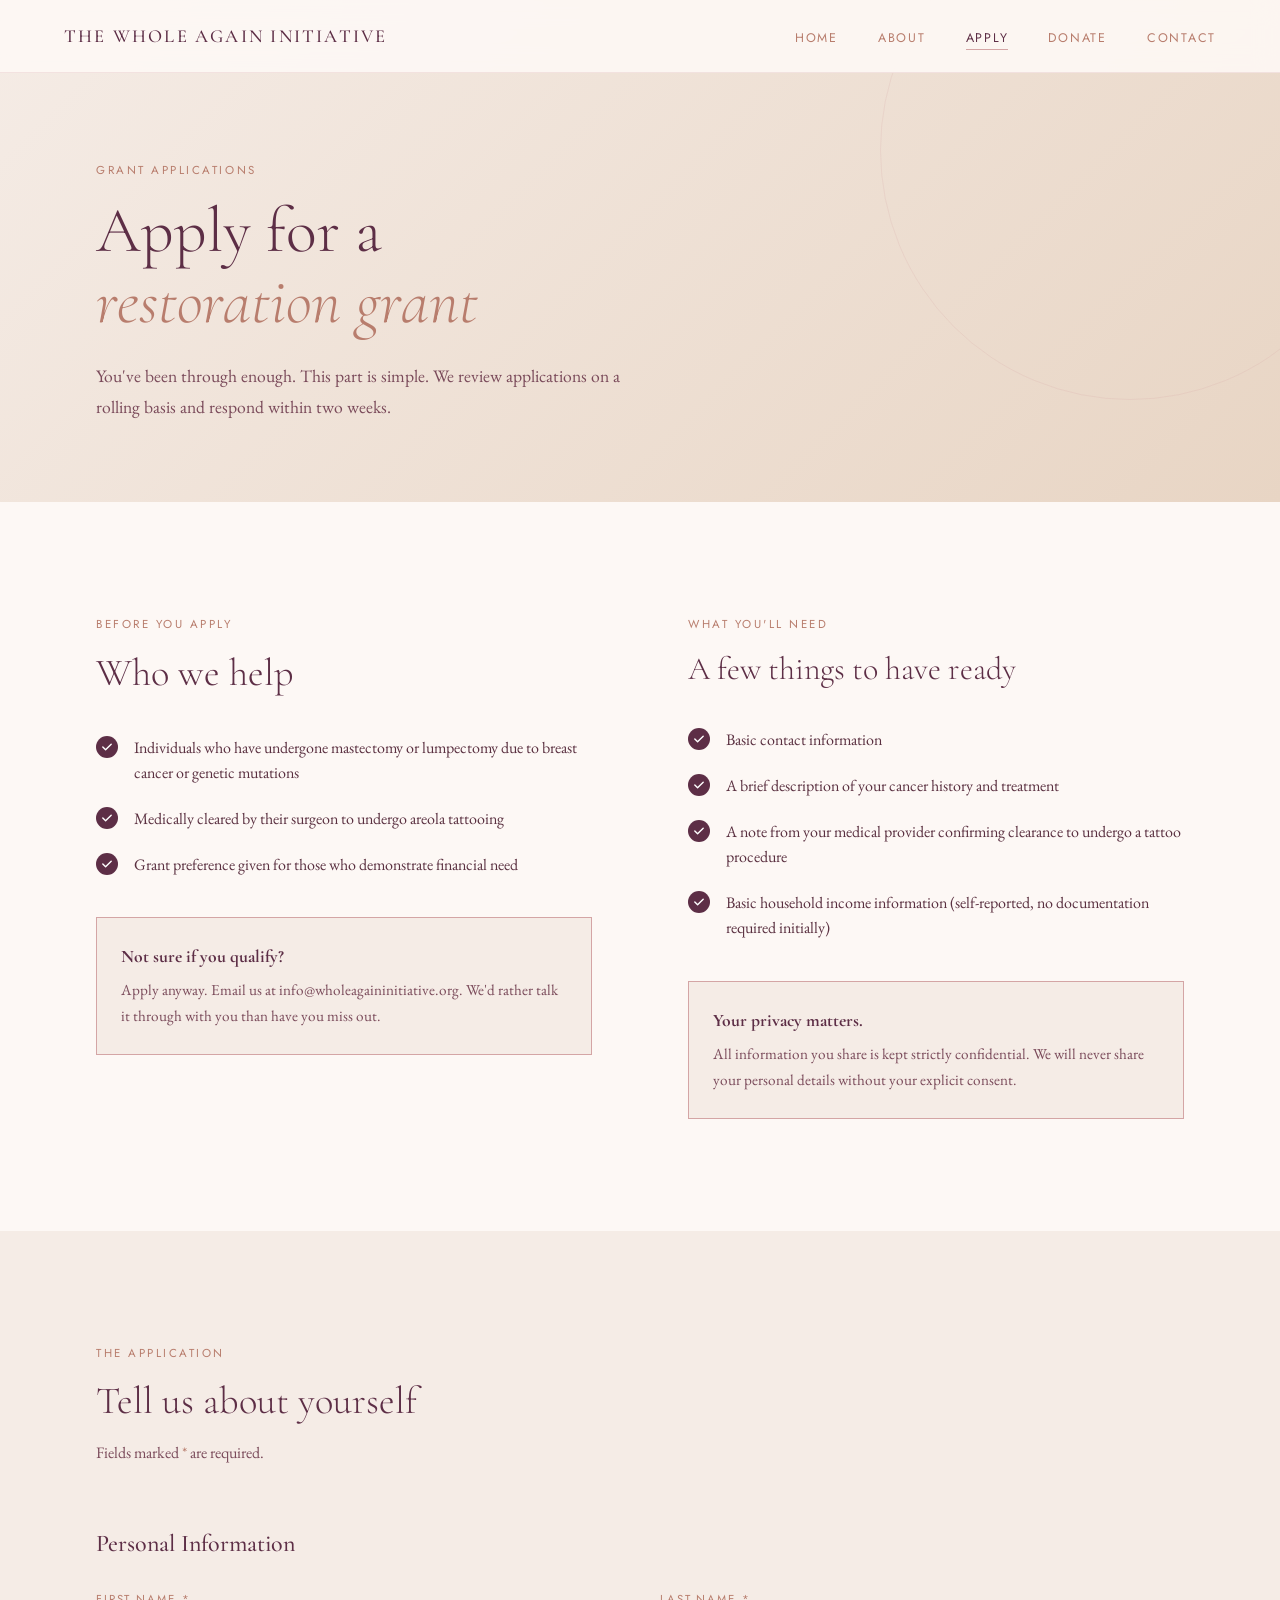
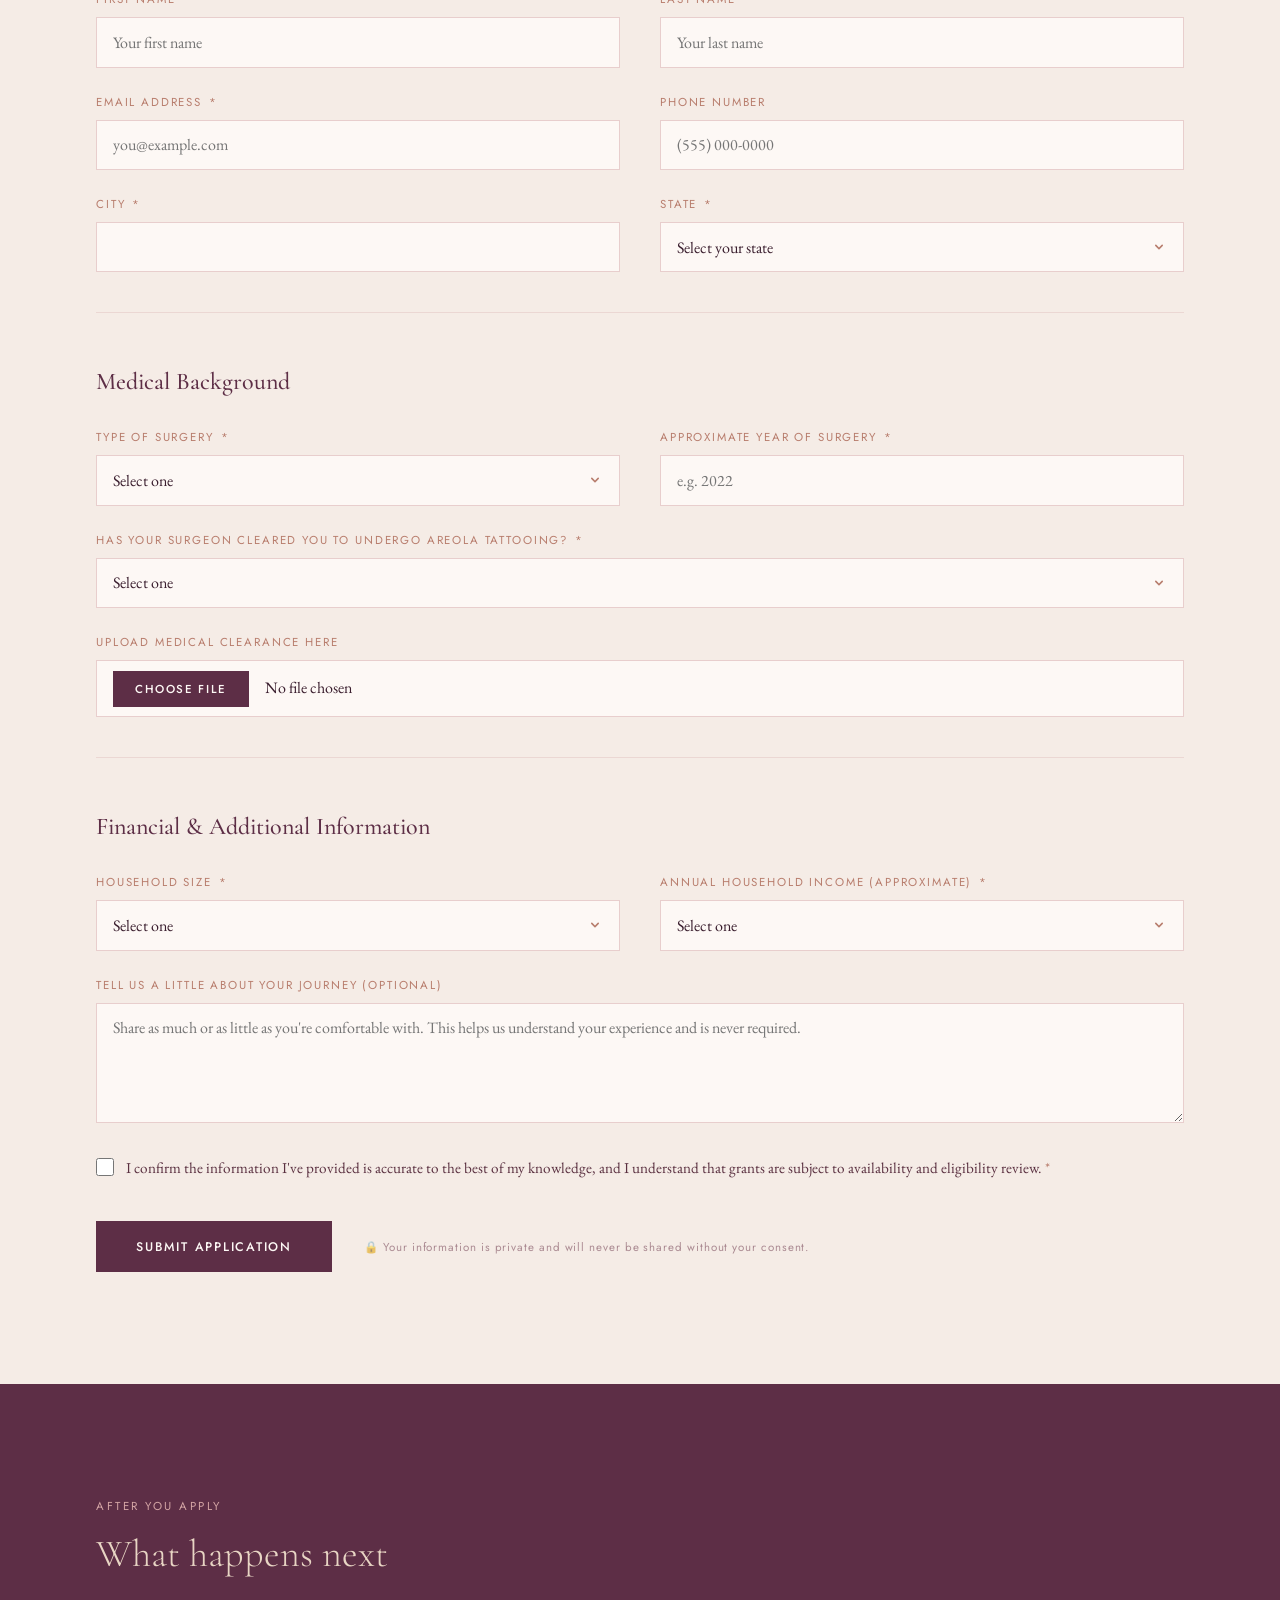
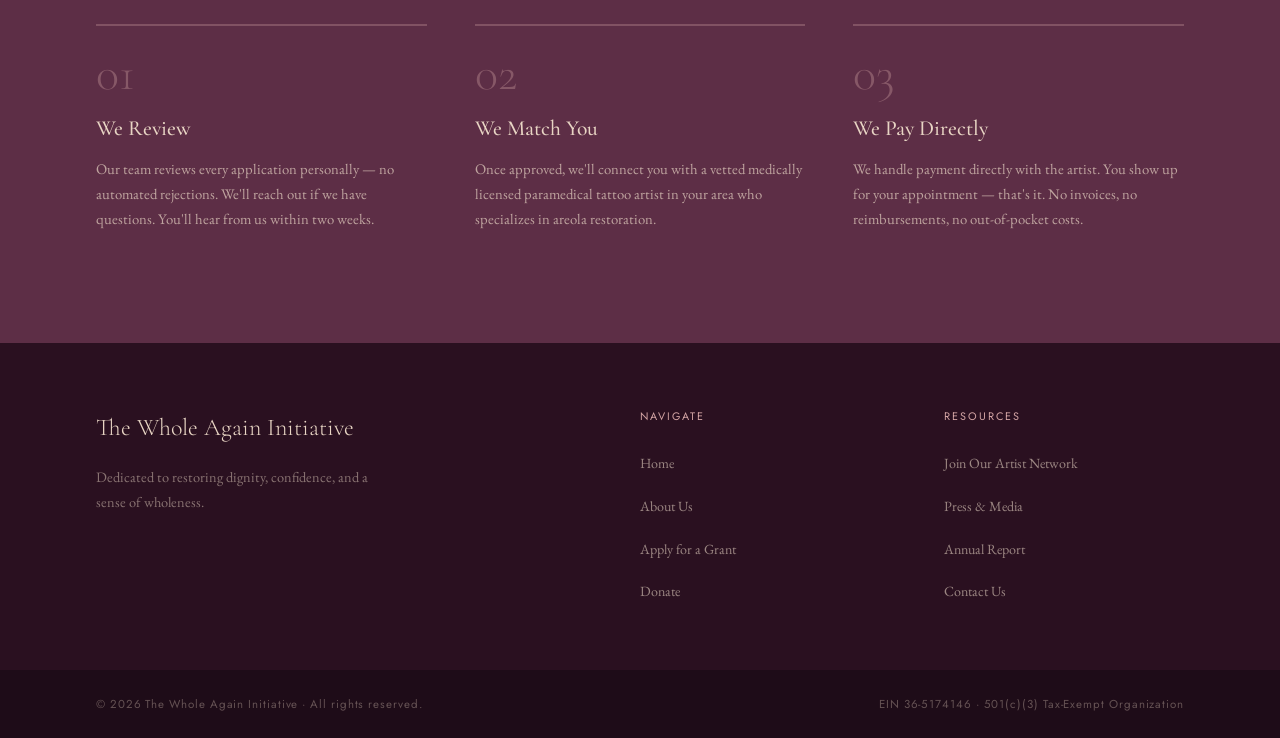
<file: apply.html>
<!DOCTYPE html>
<html lang="en">
<head>
  <meta charset="UTF-8"/>
  <meta name="viewport" content="width=device-width, initial-scale=1.0"/>
  <title>Apply for a Grant · The Whole Again Initiative</title>
  <link rel="stylesheet" href="/css/shared.css"/>
  <style>
    /* ── ELIGIBILITY ─────────────────────────────────────── */
    .eligibility {
      padding: 7rem 6rem;
      background: var(--warm-white);
      display: grid;
      grid-template-columns: 1fr 1fr;
      gap: 6rem;
      align-items: start;
    }

    .elig-list { list-style: none; display: flex; flex-direction: column; gap: 1.25rem; margin-top: 1.5rem; }
    .elig-list li {
      display: flex; align-items: flex-start; gap: 1rem;
      font-size: 1rem; color: #5a3040; line-height: 1.6;
    }
    .elig-list li::before {
      content: '';
      display: block; flex-shrink: 0;
      width: 22px; height: 22px;
      margin-top: 1px;
      border-radius: 50%;
      background: var(--deep-burgundy) url("data:image/svg+xml,%3Csvg xmlns='http://www.w3.org/2000/svg' viewBox='0 0 20 20' fill='white'%3E%3Cpath fill-rule='evenodd' d='M16.707 5.293a1 1 0 010 1.414l-8 8a1 1 0 01-1.414 0l-4-4a1 1 0 011.414-1.414L8 12.586l7.293-7.293a1 1 0 011.414 0z' clip-rule='evenodd'/%3E%3C/svg%3E") center/14px no-repeat;
    }

    .elig-note {
      margin-top: 2.5rem;
      padding: 1.5rem;
      border: 1px solid var(--dusty-rose);
      background: var(--petal);
      font-size: 0.95rem;
      color: #7a4a5a;
      line-height: 1.7;
    }
    .elig-note strong {
      font-family: 'Cormorant Garamond', serif;
      font-size: 1.1rem;
      color: var(--deep-burgundy);
      display: block;
      margin-bottom: 0.4rem;
    }

    /* ── APPLICATION FORM ────────────────────────────────── */
    .application {
      padding: 7rem 6rem;
      background: var(--petal);
    }

    .form-grid {
      display: grid;
      grid-template-columns: 1fr 1fr;
      gap: 1.5rem 2.5rem;
      margin-top: 3rem;
    }
    .form-group { display: flex; flex-direction: column; gap: 0.5rem; }
    .form-group.full { grid-column: 1 / -1; }

    label {
      font-family: 'Jost', sans-serif;
      font-size: 0.72rem;
      letter-spacing: 0.16em;
      text-transform: uppercase;
      color: var(--clay);
    }
    label .required { color: var(--clay); margin-left: 2px; }

    input[type="text"],
    input[type="email"],
    input[type="tel"],
    select,
    textarea {
      width: 100%;
      padding: 0.85rem 1rem;
      background: var(--warm-white);
      border: 1px solid rgba(212,165,165,0.5);
      color: var(--text-dark);
      font-family: 'EB Garamond', serif;
      font-size: 1rem;
      transition: border-color 0.2s, box-shadow 0.2s;
      outline: none;
      appearance: none;
    }
    input:focus, select:focus, textarea:focus {
      border-color: var(--clay);
      box-shadow: 0 0 0 3px rgba(184,125,109,0.1);
    }
    select {
      background-image: url("data:image/svg+xml,%3Csvg xmlns='http://www.w3.org/2000/svg' viewBox='0 0 20 20' fill='%23b87d6d'%3E%3Cpath fill-rule='evenodd' d='M5.293 7.293a1 1 0 011.414 0L10 10.586l3.293-3.293a1 1 0 111.414 1.414l-4 4a1 1 0 01-1.414 0l-4-4a1 1 0 010-1.414z' clip-rule='evenodd'/%3E%3C/svg%3E");
      background-repeat: no-repeat;
      background-position: right 1rem center;
      background-size: 16px;
      padding-right: 2.5rem;
      cursor: pointer;
    }
    textarea { resize: vertical; min-height: 120px; }

    .file-input {
      width: 100%;
      padding: 0.6rem 1rem;
      background: var(--warm-white);
      border: 1px solid rgba(212,165,165,0.5);
      color: var(--text-dark);
      font-family: 'EB Garamond', serif;
      font-size: 1rem;
      cursor: pointer;
    }
    .file-input::file-selector-button {
      margin-right: 1rem;
      padding: 0.5rem 1.25rem;
      background: var(--deep-burgundy);
      color: var(--warm-white);
      font-family: 'Jost', sans-serif;
      font-size: 0.72rem;
      font-weight: 500;
      letter-spacing: 0.14em;
      text-transform: uppercase;
      border: 2px solid var(--deep-burgundy);
      cursor: pointer;
      transition: all 0.3s ease;
    }
    .file-input::file-selector-button:hover {
      background: transparent;
      color: var(--deep-burgundy);
    }

    .form-divider {
      grid-column: 1 / -1;
      border: none;
      border-top: 1px solid rgba(212,165,165,0.3);
      margin: 1rem 0;
    }

    .form-section-title {
      grid-column: 1 / -1;
      font-family: 'Cormorant Garamond', serif;
      font-size: 1.5rem;
      font-weight: 500;
      color: var(--deep-burgundy);
      padding-top: 0.5rem;
    }

    .checkbox-group {
      display: flex;
      align-items: flex-start;
      gap: 0.75rem;
      grid-column: 1 / -1;
      margin-top: 0.5rem;
    }
    .checkbox-group input[type="checkbox"] {
      width: 18px; height: 18px;
      flex-shrink: 0;
      margin-top: 3px;
      accent-color: var(--deep-burgundy);
      cursor: pointer;
    }
    .checkbox-group label {
      font-family: 'EB Garamond', serif;
      font-size: 0.95rem;
      letter-spacing: 0;
      text-transform: none;
      color: #5a3040;
      cursor: pointer;
    }

    .form-submit {
      grid-column: 1 / -1;
      display: flex;
      align-items: center;
      gap: 2rem;
      margin-top: 1rem;
      flex-wrap: wrap;
    }
    .form-privacy {
      font-family: 'Jost', sans-serif;
      font-size: 0.72rem;
      letter-spacing: 0.08em;
      color: rgba(122,74,90,0.6);
    }

    /* ── PROCESS SIDEBAR ─────────────────────────────────── */
    .what-to-expect {
      padding: 7rem 6rem;
      background: var(--deep-burgundy);
    }
    .expect-grid {
      display: grid;
      grid-template-columns: repeat(3, 1fr);
      gap: 3rem;
      margin-top: 3rem;
    }
    .expect-item { position: relative; padding-top: 1.5rem; border-top: 2px solid rgba(212,165,165,0.3); }
    .expect-num {
      font-family: 'Cormorant Garamond', serif;
      font-size: 3rem;
      font-weight: 300;
      color: rgba(212,165,165,0.35);
      line-height: 1;
      margin-bottom: 0.75rem;
    }
    .expect-title {
      font-family: 'Cormorant Garamond', serif;
      font-size: 1.35rem;
      font-weight: 500;
      color: var(--sand);
      margin-bottom: 0.5rem;
    }
    .expect-body { font-size: 0.92rem; color: rgba(232,213,196,0.7); line-height: 1.7; }

    @media (max-width: 900px) {
      .eligibility { grid-template-columns: 1fr; padding: 4rem 2rem; gap: 3rem; }
      .application { padding: 4rem 2rem; }
      .form-grid { grid-template-columns: 1fr; }
      .form-group.full, .form-divider, .form-section-title, .checkbox-group, .form-submit { grid-column: 1; }
      .what-to-expect { padding: 4rem 2rem; }
      .expect-grid { grid-template-columns: 1fr; }
    }
  </style>
</head>
<body>

  <nav>
    <a class="nav-logo" href="/">The Whole Again Initiative</a>
    <ul class="nav-links">
      <li><a href="/">Home</a></li>
      <li><a href="/about">About</a></li>
      <li><a href="/apply" class="active">Apply</a></li>
      <li><a href="/donate">Donate</a></li>
      <li><a href="/contact">Contact</a></li>
    </ul>
  </nav>

  <!-- PAGE BANNER -->
  <div class="page-banner">
    <p class="page-banner-eyebrow">Grant Applications</p>
    <h1 class="page-banner-title">Apply for a<br/><em>restoration grant</em></h1>
    <p class="page-banner-sub">You've been through enough. This part is simple. We review applications on a rolling basis and respond within two weeks.</p>
  </div>

  <!-- ELIGIBILITY -->
  <section class="eligibility">
    <div class="reveal">
      <p class="section-label">Before You Apply</p>
      <h2 class="section-heading">Who we help</h2>
      <ul class="elig-list">
        <li>Individuals who have undergone mastectomy or lumpectomy due to breast cancer or genetic mutations</li>
        <li>Medically cleared by their surgeon to undergo areola tattooing</li>
        <li>Grant preference given for those who demonstrate financial need</li>
      </ul>
      <div class="elig-note">
        <strong>Not sure if you qualify?</strong>
        Apply anyway. Email us at info@wholeagaininitiative.org. We'd rather talk it through with you than have you miss out.
      </div>
    </div>
    <div class="reveal">
      <p class="section-label">What You'll Need</p>
      <h2 class="section-heading" style="font-size:2rem;">A few things to have ready</h2>
      <ul class="elig-list">
        <li>Basic contact information</li>
        <li>A brief description of your cancer history and treatment</li>
        <li>A note from your medical provider confirming clearance to undergo a tattoo procedure</li>
        <li>Basic household income information (self-reported, no documentation required initially)</li>
      </ul>
      <div class="elig-note">
        <strong>Your privacy matters.</strong>
        All information you share is kept strictly confidential. We will never share your personal details without your explicit consent.
      </div>
    </div>
  </section>

  <!-- APPLICATION FORM -->
  <section class="application" id="form">
    <p class="section-label reveal">The Application</p>
    <h2 class="section-heading reveal">Tell us about yourself</h2>
    <p class="reveal" style="font-size:1rem;color:#7a4a5a;margin-top:-1.5rem;margin-bottom:0;">Fields marked <span style="color:var(--clay);">*</span> are required.</p>

    <form class="form-grid" onsubmit="handleSubmit(event)">

      <p class="form-section-title">Personal Information</p>

      <div class="form-group">
        <label for="fname">First Name <span class="required">*</span></label>
        <input type="text" id="fname" placeholder="Your first name" required/>
      </div>
      <div class="form-group">
        <label for="lname">Last Name <span class="required">*</span></label>
        <input type="text" id="lname" placeholder="Your last name" required/>
      </div>
      <div class="form-group">
        <label for="email">Email Address <span class="required">*</span></label>
        <input type="email" id="email" placeholder="you@example.com" required/>
      </div>
      <div class="form-group">
        <label for="phone">Phone Number</label>
        <input type="tel" id="phone" placeholder="(555) 000-0000"/>
      </div>
      <div class="form-group">
        <label for="city">City <span class="required">*</span></label>
        <input type="text" id="city" required/>
      </div>
      <div class="form-group">
        <label for="state">State <span class="required">*</span></label>
        <select id="state" required>
          <option value="">Select your state</option>
          <option>Alabama</option><option>Alaska</option><option>Arizona</option><option>Arkansas</option>
          <option>California</option><option>Colorado</option><option>Connecticut</option><option>Delaware</option>
          <option>Florida</option><option>Georgia</option><option>Hawaii</option><option>Idaho</option>
          <option>Illinois</option><option>Indiana</option><option>Iowa</option><option>Kansas</option>
          <option>Kentucky</option><option>Louisiana</option><option>Maine</option><option>Maryland</option>
          <option>Massachusetts</option><option>Michigan</option><option>Minnesota</option><option>Mississippi</option>
          <option>Missouri</option><option>Montana</option><option>Nebraska</option><option>Nevada</option>
          <option>New Hampshire</option><option>New Jersey</option><option>New Mexico</option><option>New York</option>
          <option>North Carolina</option><option>North Dakota</option><option>Ohio</option><option>Oklahoma</option>
          <option>Oregon</option><option>Pennsylvania</option><option>Rhode Island</option><option>South Carolina</option>
          <option>South Dakota</option><option>Tennessee</option><option>Texas</option><option>Utah</option>
          <option>Vermont</option><option>Virginia</option><option>Washington</option><option>West Virginia</option>
          <option>Wisconsin</option><option>Wyoming</option>
        </select>
      </div>

      <hr class="form-divider"/>
      <p class="form-section-title">Medical Background</p>

      <div class="form-group">
        <label for="surgery-type">Type of Surgery <span class="required">*</span></label>
        <select id="surgery-type" required>
          <option value="">Select one</option>
          <option>Bilateral mastectomy</option>
          <option>Unilateral mastectomy</option>
          <option>Lumpectomy</option>
          <option>Other</option>
        </select>
      </div>
      <div class="form-group">
        <label for="surgery-year">Approximate Year of Surgery <span class="required">*</span></label>
        <input type="text" id="surgery-year" placeholder="e.g. 2022" required/>
      </div>
      <div class="form-group full">
        <label for="healing">Has your surgeon cleared you to undergo areola tattooing? <span class="required">*</span></label>
        <select id="healing" required>
          <option value="">Select one</option>
          <option>Yes — I have confirmation from my provider</option>
          <option>Not yet — I'm in the process of confirming</option>
          <option>I'm unsure</option>
        </select>
      </div>

      <div class="form-group full">
        <label for="clearance">Upload medical clearance here</label>
        <input type="file" id="clearance" name="clearance" accept=".pdf,.jpg,.jpeg,.png,.heic" class="file-input"/>
      </div>

      <hr class="form-divider"/>
      <p class="form-section-title">Financial & Additional Information</p>

      <div class="form-group">
        <label for="household-size">Household Size <span class="required">*</span></label>
        <select id="household-size" required>
          <option value="">Select one</option>
          <option>1</option><option>2</option><option>3</option>
          <option>4</option><option>5</option><option>6+</option>
        </select>
      </div>
      <div class="form-group">
        <label for="income">Annual Household Income (approximate) <span class="required">*</span></label>
        <select id="income" required>
          <option value="">Select one</option>
          <option>Under $30,000</option>
          <option>$30,000 – $50,000</option>
          <option>$50,000 – $75,000</option>
          <option>$75,000 – $100,000</option>
          <option>Over $100,000</option>
        </select>
      </div>
      <div class="form-group full">
        <label for="story">Tell us a little about your journey (optional)</label>
        <textarea id="story" placeholder="Share as much or as little as you're comfortable with. This helps us understand your experience and is never required."></textarea>
      </div>

      <div class="checkbox-group">
        <input type="checkbox" id="consent" required/>
        <label for="consent">I confirm the information I've provided is accurate to the best of my knowledge, and I understand that grants are subject to availability and eligibility review. <span style="color:var(--clay);">*</span></label>
      </div>

      <div class="form-submit">
        <button type="submit" class="btn-primary">Submit Application</button>
        <p class="form-privacy">🔒 Your information is private and will never be shared without your consent.</p>
      </div>

    </form>

    <!-- Success message -->
    <div id="success-msg" style="display:none;margin-top:3rem;padding:2.5rem;background:var(--warm-white);border-left:3px solid var(--deep-burgundy);">
      <p style="font-family:'Cormorant Garamond',serif;font-size:2rem;font-weight:300;color:var(--deep-burgundy);">Thank you for applying.</p>
      <p style="font-size:1rem;color:#7a4a5a;margin-top:0.75rem;">We've received your application and will be in touch within two weeks. You deserve this — and we're honored to be part of your healing journey.</p>
    </div>
  </section>

  <!-- WHAT TO EXPECT -->
  <section class="what-to-expect">
    <p class="section-label reveal" style="color:var(--dusty-rose);">After You Apply</p>
    <h2 class="section-heading reveal" style="color:var(--sand);">What happens next</h2>
    <div class="expect-grid">
      <div class="expect-item reveal">
        <p class="expect-num">01</p>
        <p class="expect-title">We Review</p>
        <p class="expect-body">Our team reviews every application personally — no automated rejections. We'll reach out if we have questions. You'll hear from us within two weeks.</p>
      </div>
      <div class="expect-item reveal">
        <p class="expect-num">02</p>
        <p class="expect-title">We Match You</p>
        <p class="expect-body">Once approved, we'll connect you with a vetted medically licensed paramedical tattoo artist in your area who specializes in areola restoration.</p>
      </div>
      <div class="expect-item reveal">
        <p class="expect-num">03</p>
        <p class="expect-title">We Pay Directly</p>
        <p class="expect-body">We handle payment directly with the artist. You show up for your appointment — that's it. No invoices, no reimbursements, no out-of-pocket costs.</p>
      </div>
    </div>
  </section>

  <!-- FOOTER (shared — /partials/footer.html) -->
  <div data-include="/partials/footer.html"></div>
  <script src="/js/include.js" defer></script>

  <script>
    const reveals = document.querySelectorAll('.reveal');
    const observer = new IntersectionObserver((entries) => {
      entries.forEach((e, i) => {
        if (e.isIntersecting) {
          setTimeout(() => e.target.classList.add('visible'), i * 80);
          observer.unobserve(e.target);
        }
      });
    }, { threshold: 0.1 });
    reveals.forEach(el => observer.observe(el));

    function handleSubmit(e) {
      e.preventDefault();
      document.querySelector('.form-grid').style.display = 'none';
      document.getElementById('success-msg').style.display = 'block';
      window.scrollTo({ top: document.getElementById('form').offsetTop - 100, behavior: 'smooth' });
    }
  </script>
</body>
</html>
</file>
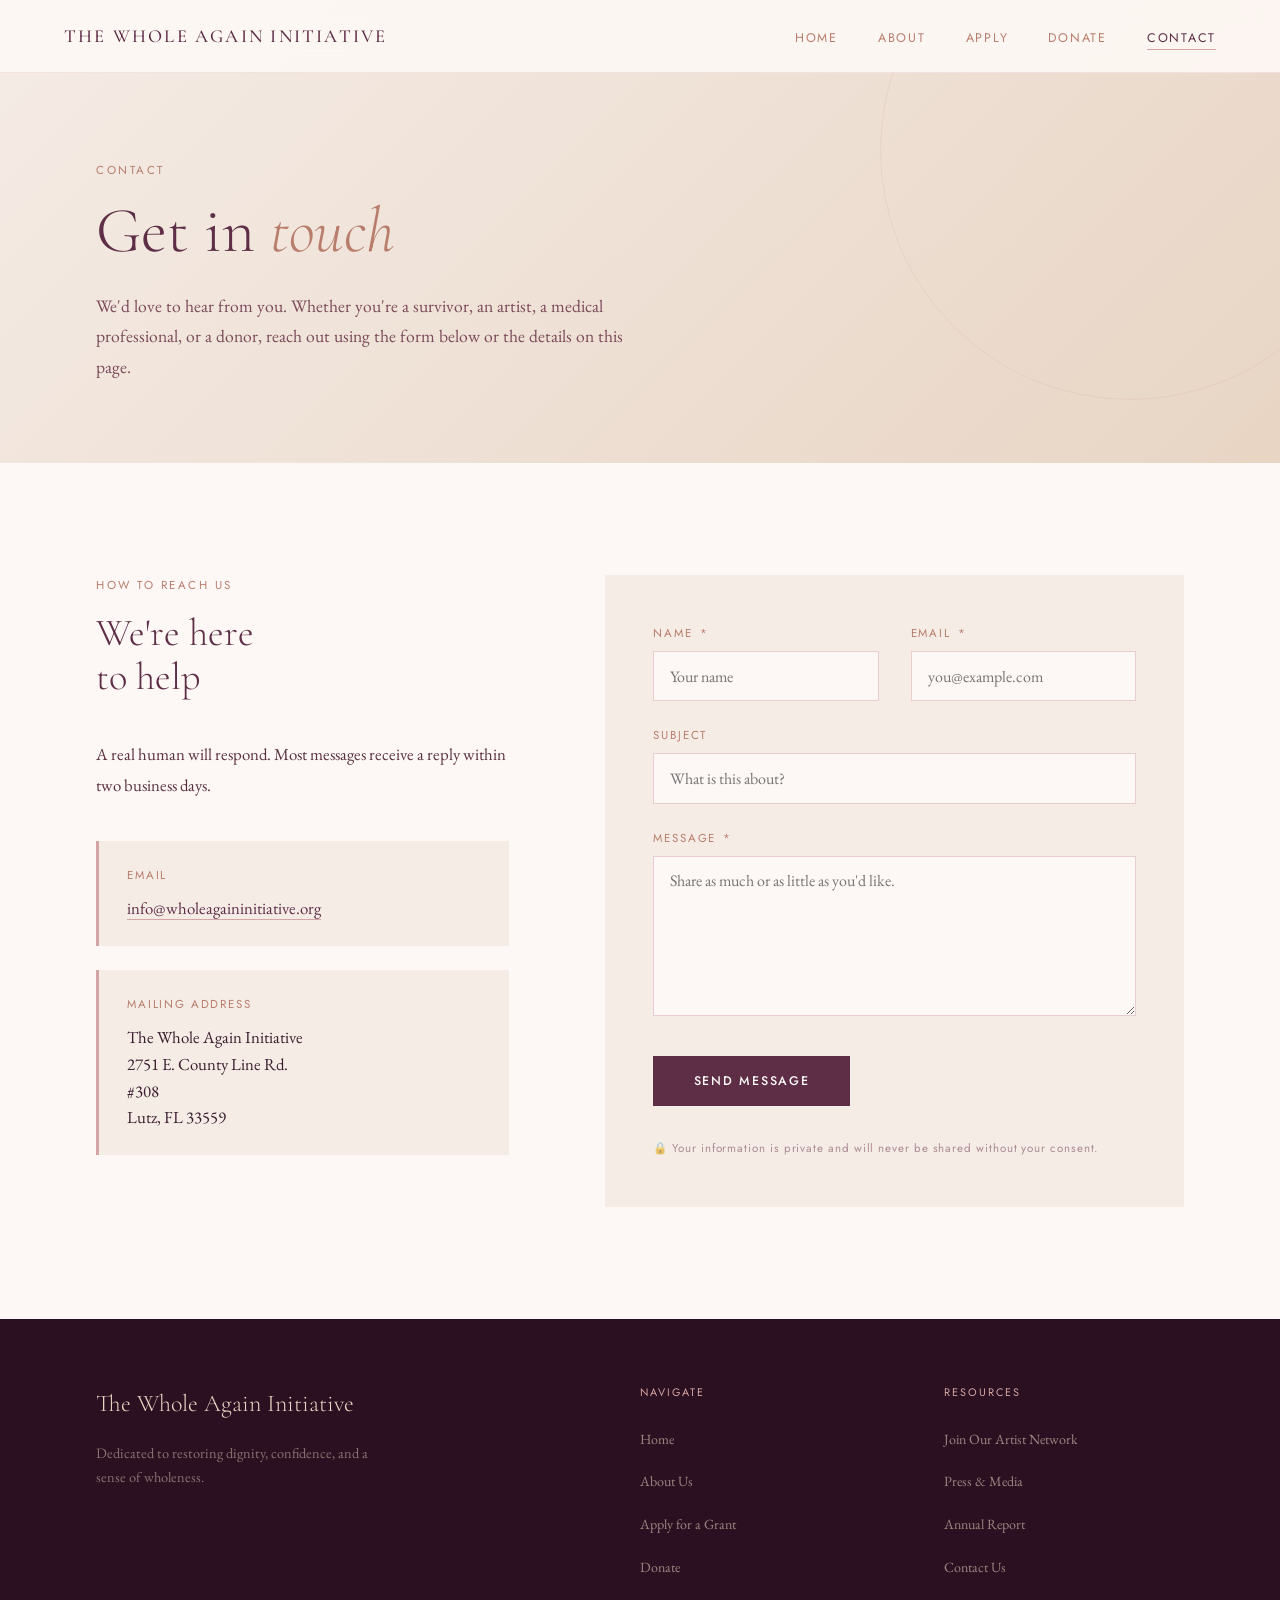
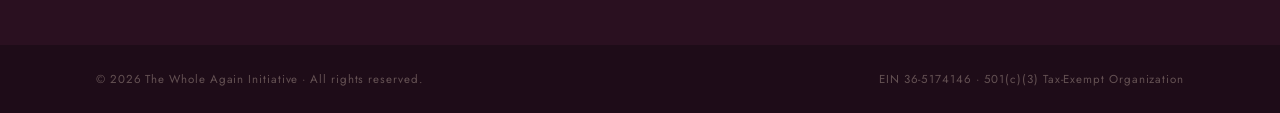
<file: contact.html>
<!DOCTYPE html>
<html lang="en">
<head>
  <meta charset="UTF-8"/>
  <meta name="viewport" content="width=device-width, initial-scale=1.0"/>
  <title>Contact Us &middot; The Whole Again Initiative</title>
  <link rel="stylesheet" href="/css/shared.css"/>
  <style>
    /* ── CONTACT SECTION ────────────────────────────────── */
    .contact {
      padding: 7rem 6rem;
      background: var(--warm-white);
      display: grid;
      grid-template-columns: 1fr 1.4fr;
      gap: 6rem;
      align-items: start;
    }

    /* Left: contact info */
    .contact-info p.intro {
      font-size: 1.05rem;
      color: #5a3040;
      line-height: 1.85;
      margin-bottom: 2.5rem;
    }
    .contact-block {
      padding: 1.5rem 1.75rem;
      background: var(--petal);
      border-left: 3px solid var(--dusty-rose);
      margin-bottom: 1.5rem;
    }
    .contact-block-label {
      font-family: 'Jost', sans-serif;
      font-size: 0.72rem;
      letter-spacing: 0.16em;
      text-transform: uppercase;
      color: var(--clay);
      margin-bottom: 0.6rem;
    }
    .contact-block-body {
      font-family: 'EB Garamond', serif;
      font-size: 1.05rem;
      color: var(--text-dark);
      line-height: 1.6;
    }
    .contact-block-body a {
      color: var(--deep-burgundy);
      text-decoration: none;
      border-bottom: 1px solid var(--dusty-rose);
      transition: border-color 0.2s;
    }
    .contact-block-body a:hover { border-color: var(--deep-burgundy); }

    /* Right: form */
    .contact-form-wrap {
      background: var(--petal);
      padding: 3rem;
    }
    .form-grid {
      display: grid;
      grid-template-columns: 1fr 1fr;
      gap: 1.5rem 2rem;
    }
    .form-group { display: flex; flex-direction: column; gap: 0.5rem; }
    .form-group.full { grid-column: 1 / -1; }

    label {
      font-family: 'Jost', sans-serif;
      font-size: 0.72rem;
      letter-spacing: 0.16em;
      text-transform: uppercase;
      color: var(--clay);
    }
    label .required { color: var(--clay); margin-left: 2px; }

    input[type="text"],
    input[type="email"],
    textarea {
      width: 100%;
      padding: 0.85rem 1rem;
      background: var(--warm-white);
      border: 1px solid rgba(212,165,165,0.5);
      color: var(--text-dark);
      font-family: 'EB Garamond', serif;
      font-size: 1rem;
      transition: border-color 0.2s, box-shadow 0.2s;
      outline: none;
      appearance: none;
    }
    input:focus, textarea:focus {
      border-color: var(--clay);
      box-shadow: 0 0 0 3px rgba(184,125,109,0.1);
    }
    textarea { resize: vertical; min-height: 160px; }

    .form-submit {
      grid-column: 1 / -1;
      display: flex;
      align-items: center;
      gap: 2rem;
      margin-top: 1rem;
      flex-wrap: wrap;
    }
    .form-privacy {
      font-family: 'Jost', sans-serif;
      font-size: 0.72rem;
      letter-spacing: 0.08em;
      color: rgba(122,74,90,0.6);
    }

    @media (max-width: 900px) {
      .contact { grid-template-columns: 1fr; padding: 4rem 2rem; gap: 3rem; }
      .contact-form-wrap { padding: 2rem; }
      .form-grid { grid-template-columns: 1fr; }
    }
  </style>
</head>
<body>

  <nav>
    <a class="nav-logo" href="/">The Whole Again Initiative</a>
    <ul class="nav-links">
      <li><a href="/">Home</a></li>
      <li><a href="/about">About</a></li>
      <li><a href="/apply">Apply</a></li>
      <li><a href="/donate">Donate</a></li>
      <li><a href="/contact" class="active">Contact</a></li>
    </ul>
  </nav>

  <!-- PAGE BANNER -->
  <div class="page-banner">
    <p class="page-banner-eyebrow">Contact</p>
    <h1 class="page-banner-title">Get in <em>touch</em></h1>
    <p class="page-banner-sub">We'd love to hear from you. Whether you're a survivor, an artist, a medical professional, or a donor, reach out using the form below or the details on this page.</p>
  </div>

  <!-- CONTACT SECTION -->
  <section class="contact">

    <!-- Left: info -->
    <div class="contact-info reveal">
      <p class="section-label">How to Reach Us</p>
      <h2 class="section-heading">We're here<br/>to help</h2>
      <p class="intro">A real human will respond. Most messages receive a reply within two business days.</p>

      <div class="contact-block">
        <p class="contact-block-label">Email</p>
        <p class="contact-block-body">
          <a href="mailto:info@wholeagaininitiative.org">info@wholeagaininitiative.org</a>
        </p>
      </div>

      <div class="contact-block">
        <p class="contact-block-label">Mailing Address</p>
        <p class="contact-block-body">
          The Whole Again Initiative<br/>
          2751 E. County Line Rd.<br/>
          #308<br/>
          Lutz, FL 33559
        </p>
      </div>
    </div>

    <!-- Right: form -->
    <div class="contact-form-wrap reveal">
      <form class="form-grid" onsubmit="handleSubmit(event)">

        <div class="form-group">
          <label for="name">Name <span class="required">*</span></label>
          <input type="text" id="name" placeholder="Your name" required/>
        </div>
        <div class="form-group">
          <label for="email">Email <span class="required">*</span></label>
          <input type="email" id="email" placeholder="you@example.com" required/>
        </div>
        <div class="form-group full">
          <label for="subject">Subject</label>
          <input type="text" id="subject" placeholder="What is this about?"/>
        </div>
        <div class="form-group full">
          <label for="message">Message <span class="required">*</span></label>
          <textarea id="message" placeholder="Share as much or as little as you'd like." required></textarea>
        </div>

        <div class="form-submit">
          <button type="submit" class="btn-primary">Send Message</button>
          <p class="form-privacy">&#128274; Your information is private and will never be shared without your consent.</p>
        </div>

      </form>

      <!-- Success message -->
      <div id="success-msg" style="display:none;margin-top:2rem;padding:2rem;background:var(--warm-white);border-left:3px solid var(--deep-burgundy);">
        <p style="font-family:'Cormorant Garamond',serif;font-size:1.8rem;font-weight:300;color:var(--deep-burgundy);">Thank you for reaching out.</p>
        <p style="font-size:1rem;color:#7a4a5a;margin-top:0.5rem;">We've received your message and will be in touch soon.</p>
      </div>
    </div>

  </section>

  <!-- FOOTER (shared — /partials/footer.html) -->
  <div data-include="/partials/footer.html"></div>
  <script src="/js/include.js" defer></script>

  <script>
    const reveals = document.querySelectorAll('.reveal');
    const observer = new IntersectionObserver((entries) => {
      entries.forEach((e, i) => {
        if (e.isIntersecting) {
          setTimeout(() => e.target.classList.add('visible'), i * 80);
          observer.unobserve(e.target);
        }
      });
    }, { threshold: 0.1 });
    reveals.forEach(el => observer.observe(el));

    function handleSubmit(e) {
      e.preventDefault();
      document.querySelector('.form-grid').style.display = 'none';
      document.getElementById('success-msg').style.display = 'block';
    }
  </script>
</body>
</html>
</file>
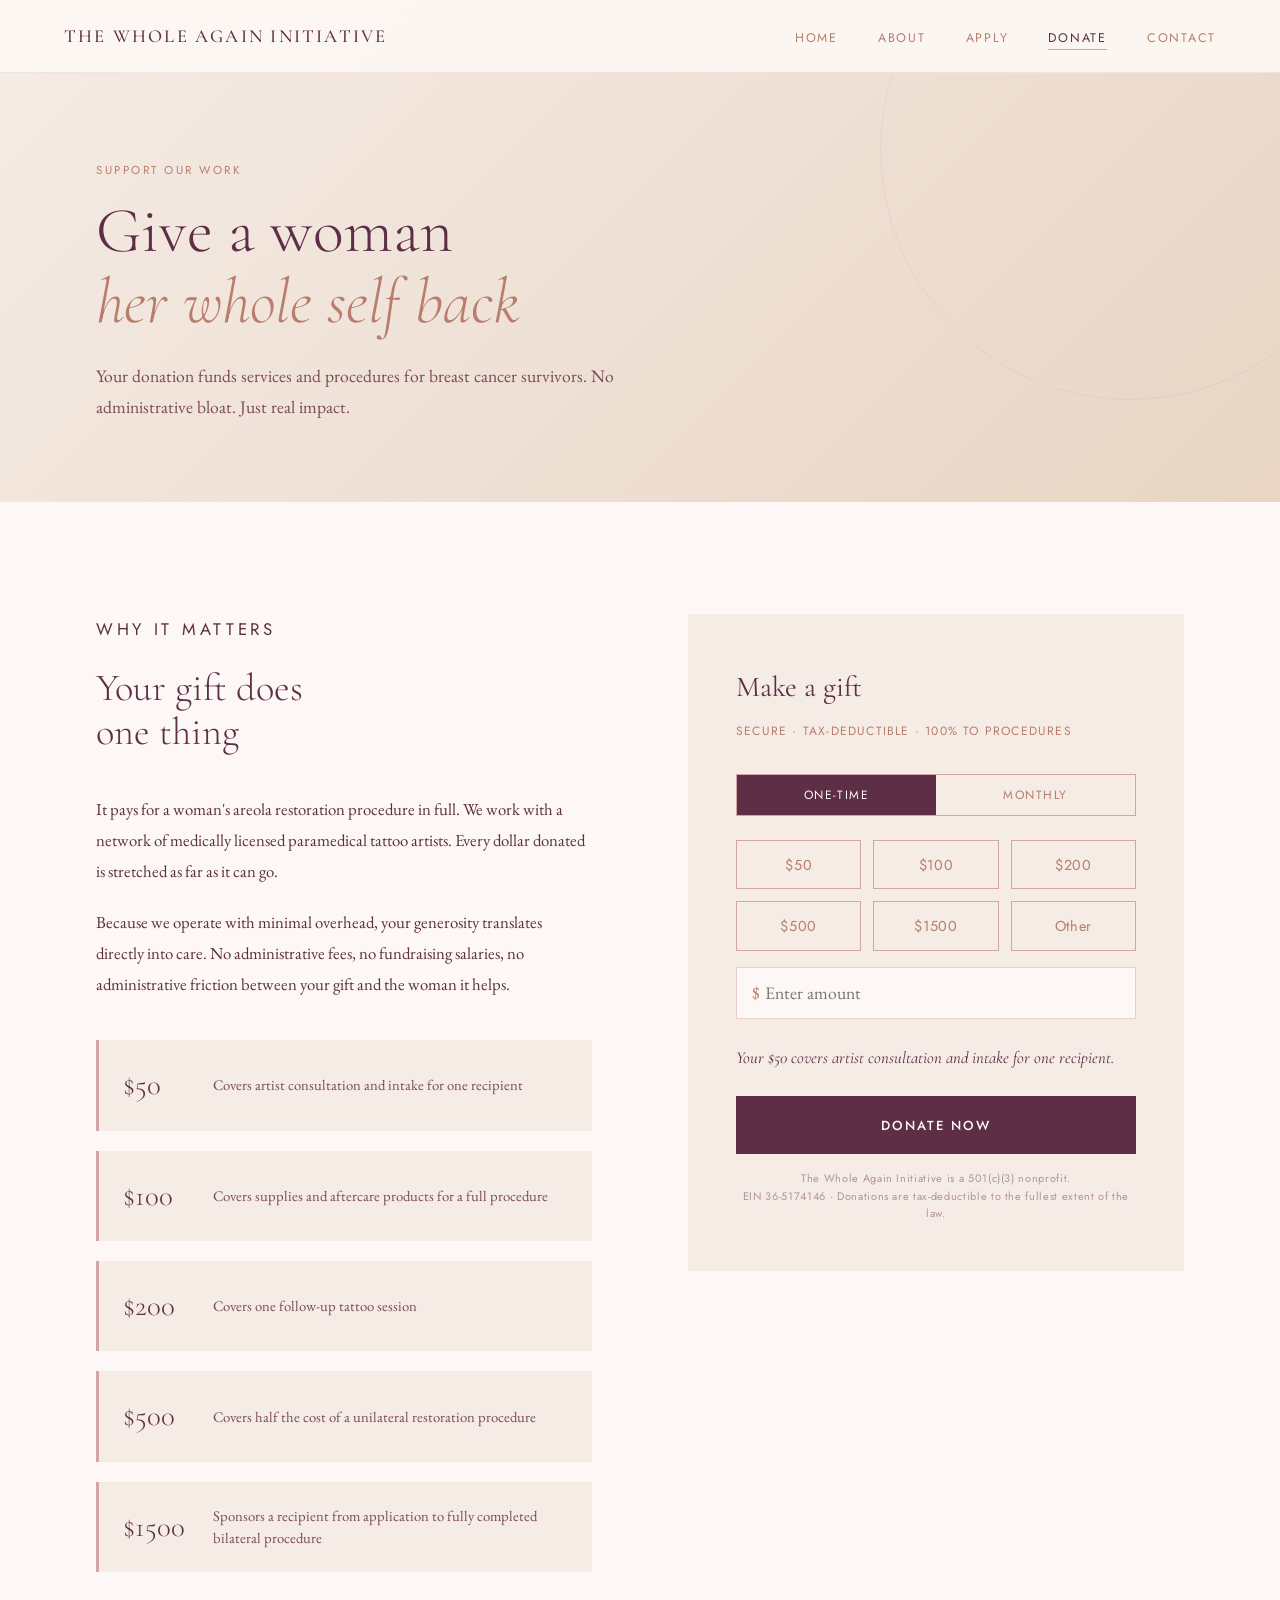
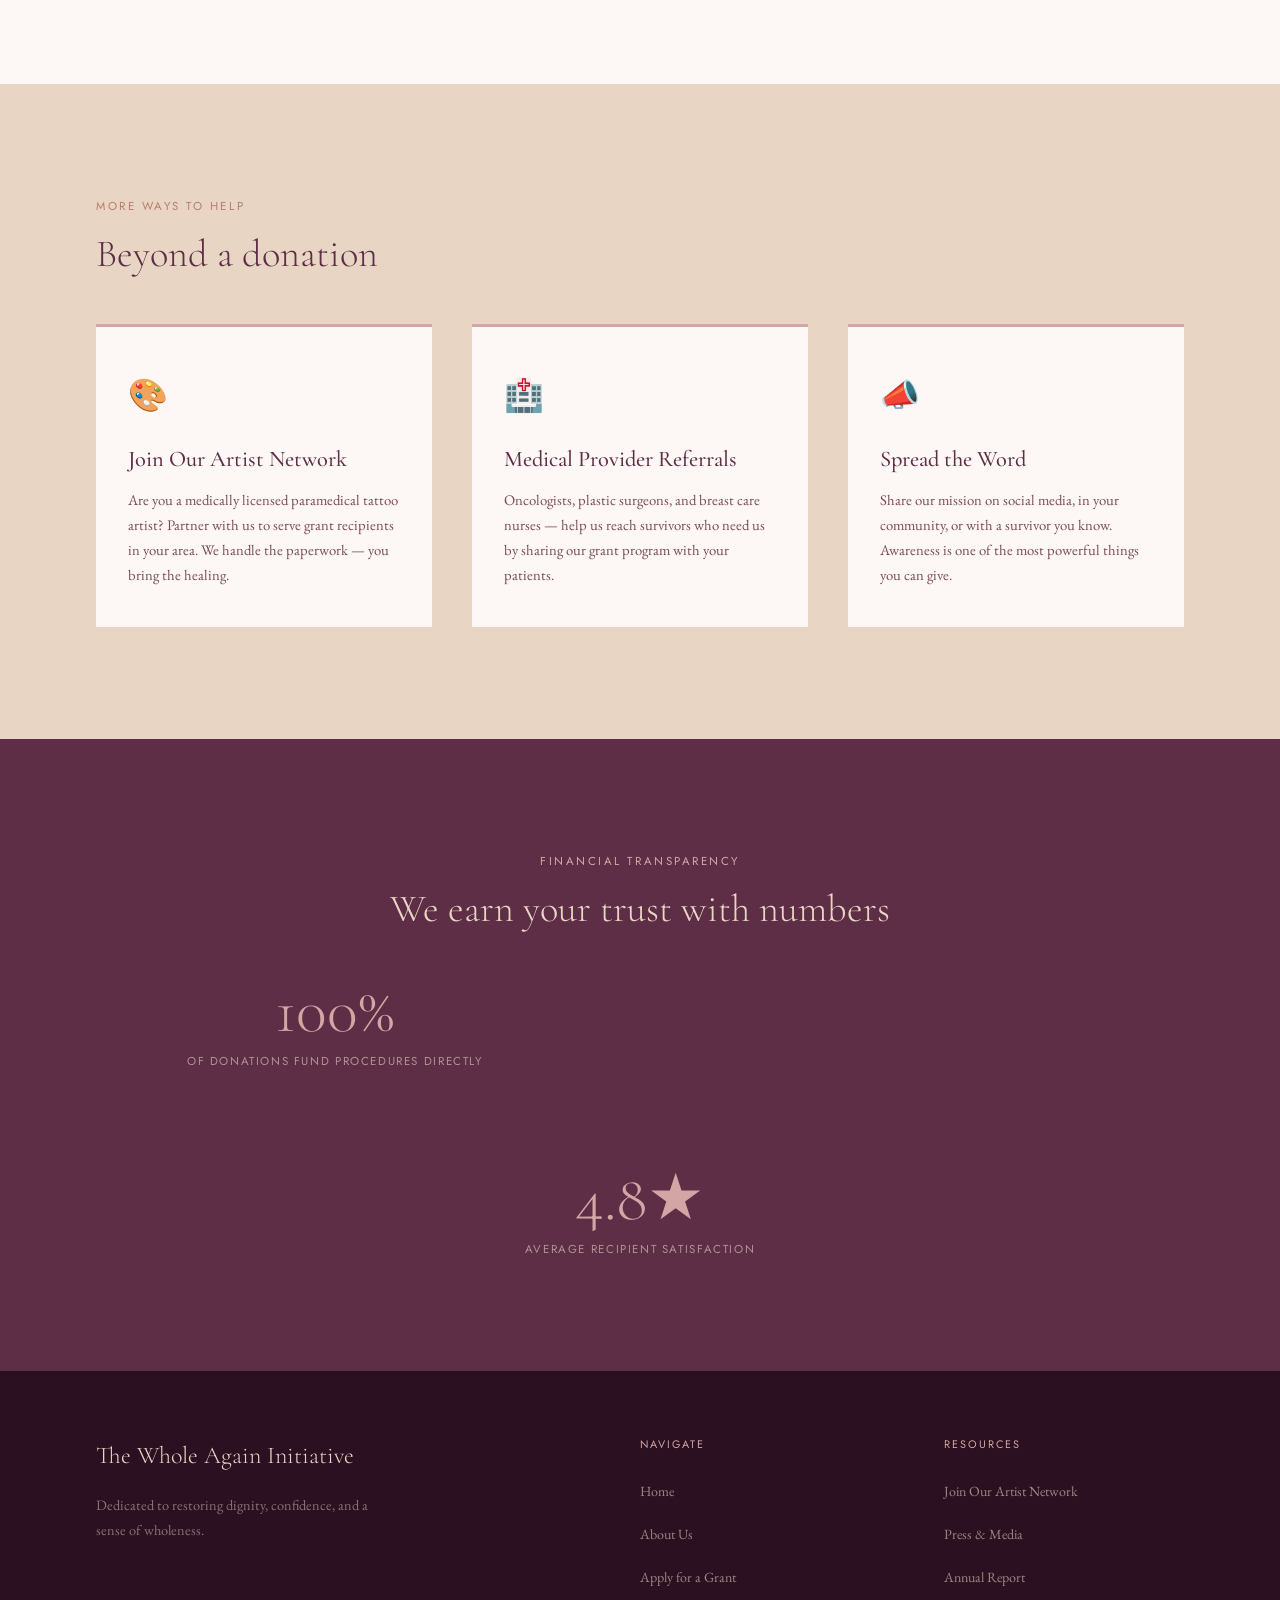
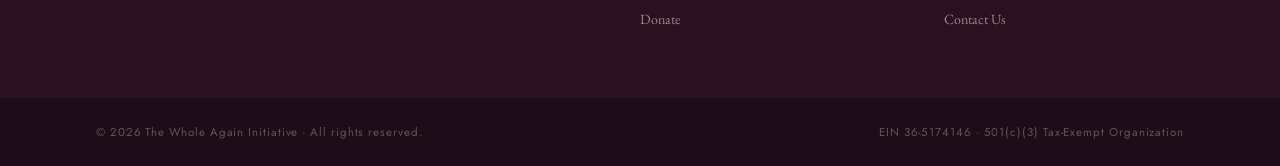
<file: donate.html>
<!DOCTYPE html>
<html lang="en">
<head>
  <meta charset="UTF-8"/>
  <meta name="viewport" content="width=device-width, initial-scale=1.0"/>
  <title>Donate · The Whole Again Initiative</title>
  <link rel="stylesheet" href="/css/shared.css"/>
  <style>
    /* ── DONATE MAIN ─────────────────────────────────────── */
    .donate-main {
      padding: 7rem 6rem;
      background: var(--warm-white);
      display: grid;
      grid-template-columns: 1fr 1fr;
      gap: 6rem;
      align-items: start;
    }

    /* Left: impact context */
    .donate-context p {
      font-size: 1.05rem;
      color: #5a3040;
      line-height: 1.85;
      margin-bottom: 1.25rem;
    }

    .impact-breakdown {
      margin-top: 2.5rem;
      display: flex;
      flex-direction: column;
      gap: 1.25rem;
    }
    .impact-row {
      display: flex;
      align-items: center;
      gap: 1.25rem;
      padding: 1.25rem 1.5rem;
      background: var(--petal);
      border-left: 3px solid var(--dusty-rose);
      transition: border-color 0.3s, transform 0.3s;
    }
    .impact-row:hover {
      border-left-color: var(--deep-burgundy);
      transform: translateX(5px);
    }
    .impact-amount {
      font-family: 'Cormorant Garamond', serif;
      font-size: 1.8rem;
      font-weight: 300;
      color: var(--deep-burgundy);
      flex-shrink: 0;
      min-width: 70px;
    }
    .impact-desc {
      font-size: 0.92rem;
      color: #7a4a5a;
      line-height: 1.5;
    }

    /* Right: donation widget */
    .donate-widget {
      background: var(--petal);
      padding: 3rem;
      position: sticky;
      top: 6rem;
    }

    .widget-title {
      font-family: 'Cormorant Garamond', serif;
      font-size: 1.8rem;
      font-weight: 400;
      color: var(--deep-burgundy);
      margin-bottom: 0.5rem;
    }
    .widget-sub {
      font-family: 'Jost', sans-serif;
      font-size: 0.75rem;
      letter-spacing: 0.1em;
      text-transform: uppercase;
      color: var(--clay);
      margin-bottom: 2rem;
    }

    .amount-grid {
      display: grid;
      grid-template-columns: repeat(3, 1fr);
      gap: 0.75rem;
      margin-bottom: 1rem;
    }
    .amount-btn {
      padding: 0.85rem 0.5rem;
      border: 1.5px solid var(--dusty-rose);
      background: transparent;
      color: var(--clay);
      font-family: 'Jost', sans-serif;
      font-size: 0.9rem;
      font-weight: 400;
      cursor: pointer;
      transition: all 0.2s;
      letter-spacing: 0.05em;
    }
    .amount-btn:hover, .amount-btn.selected {
      background: var(--deep-burgundy);
      border-color: var(--deep-burgundy);
      color: var(--warm-white);
    }

    .custom-amount-wrap {
      position: relative;
      margin-bottom: 1.5rem;
    }
    .custom-amount-wrap span {
      position: absolute;
      left: 1rem; top: 50%;
      transform: translateY(-50%);
      font-family: 'EB Garamond', serif;
      font-size: 1.1rem;
      color: var(--clay);
      pointer-events: none;
    }
    .custom-amount-wrap input {
      width: 100%;
      padding: 0.85rem 1rem 0.85rem 1.75rem;
      border: 1.5px solid rgba(212,165,165,0.5);
      background: var(--warm-white);
      font-family: 'EB Garamond', serif;
      font-size: 1.1rem;
      color: var(--text-dark);
      outline: none;
      transition: border-color 0.2s;
    }
    .custom-amount-wrap input:focus { border-color: var(--clay); }

    .frequency-toggle {
      display: flex;
      gap: 0;
      margin-bottom: 1.5rem;
      border: 1.5px solid var(--dusty-rose);
    }
    .freq-btn {
      flex: 1;
      padding: 0.7rem;
      border: none;
      background: transparent;
      font-family: 'Jost', sans-serif;
      font-size: 0.75rem;
      letter-spacing: 0.12em;
      text-transform: uppercase;
      color: var(--clay);
      cursor: pointer;
      transition: all 0.2s;
    }
    .freq-btn.selected {
      background: var(--deep-burgundy);
      color: var(--warm-white);
    }

    .widget-impact-line {
      font-family: 'Cormorant Garamond', serif;
      font-style: italic;
      font-size: 1.05rem;
      color: var(--deep-burgundy);
      margin-bottom: 1.5rem;
      min-height: 1.6em;
      transition: opacity 0.3s;
    }

    .btn-give {
      width: 100%;
      padding: 1.1rem;
      background: var(--deep-burgundy);
      color: var(--warm-white);
      font-family: 'Jost', sans-serif;
      font-size: 0.82rem;
      font-weight: 500;
      letter-spacing: 0.16em;
      text-transform: uppercase;
      border: 2px solid var(--deep-burgundy);
      cursor: pointer;
      transition: all 0.3s;
      margin-bottom: 1rem;
    }
    .btn-give:hover { background: transparent; color: var(--deep-burgundy); }

    .widget-disclaimer {
      font-family: 'Jost', sans-serif;
      font-size: 0.68rem;
      letter-spacing: 0.06em;
      color: rgba(122,74,90,0.55);
      text-align: center;
      line-height: 1.6;
    }

    /* ── OTHER WAYS TO GIVE ──────────────────────────────── */
    .other-ways {
      padding: 7rem 6rem;
      background: var(--sand);
    }
    .ways-grid {
      display: grid;
      grid-template-columns: repeat(3, 1fr);
      gap: 2.5rem;
      margin-top: 3rem;
    }
    .way-card {
      padding: 2.5rem 2rem;
      background: var(--warm-white);
      border-top: 3px solid var(--dusty-rose);
      transition: transform 0.3s;
    }
    .way-card:hover { transform: translateY(-5px); }
    .way-icon {
      font-size: 2rem;
      margin-bottom: 1rem;
    }
    .way-title {
      font-family: 'Cormorant Garamond', serif;
      font-size: 1.4rem;
      font-weight: 500;
      color: var(--deep-burgundy);
      margin-bottom: 0.5rem;
    }
    .way-body { font-size: 0.92rem; color: #7a4a5a; line-height: 1.7; }

    /* ── TRANSPARENCY ────────────────────────────────────── */
    .transparency {
      padding: 7rem 6rem;
      background: var(--deep-burgundy);
      text-align: center;
    }
    .transparency .section-label { color: var(--dusty-rose); }
    .transparency .section-heading { color: var(--sand); }
    .trans-stats {
      display: flex;
      justify-content: center;
      gap: 6rem;
      margin-top: 3rem;
      flex-wrap: wrap;
    }
    .trans-stat-num {
      font-family: 'Cormorant Garamond', serif;
      font-size: 4rem;
      font-weight: 300;
      color: var(--dusty-rose);
      line-height: 1;
    }
    .trans-stat-label {
      font-family: 'Jost', sans-serif;
      font-size: 0.72rem;
      letter-spacing: 0.14em;
      text-transform: uppercase;
      color: rgba(232,213,196,0.6);
      margin-top: 0.5rem;
    }

    @media (max-width: 900px) {
      .donate-main { grid-template-columns: 1fr; padding: 4rem 2rem; gap: 3rem; }
      .donate-widget { position: static; }
      .other-ways { padding: 4rem 2rem; }
      .ways-grid { grid-template-columns: 1fr; }
      .transparency { padding: 4rem 2rem; }
      .trans-stats { gap: 3rem; }
    }
  </style>
</head>
<body>

  <nav>
    <a class="nav-logo" href="/">The Whole Again Initiative</a>
    <ul class="nav-links">
      <li><a href="/">Home</a></li>
      <li><a href="/about">About</a></li>
      <li><a href="/apply">Apply</a></li>
      <li><a href="/donate" class="active">Donate</a></li>
      <li><a href="/contact">Contact</a></li>
    </ul>
  </nav>

  <!-- PAGE BANNER -->
  <div class="page-banner">
    <p class="page-banner-eyebrow">Support Our Work</p>
    <h1 class="page-banner-title">Give a woman<br/><em>her whole self back</em></h1>
    <p class="page-banner-sub">Your donation funds services and procedures for breast cancer survivors. No administrative bloat. Just real impact.</p>
  </div>

  <!-- MAIN DONATE SECTION -->
  <section class="donate-main">

    <!-- Left: context -->
    <div class="donate-context reveal">
      <p class="section-label">Why It Matters</p>
      <h2 class="section-heading">Your gift does<br/>one thing</h2>
      <p>It pays for a woman's areola restoration procedure in full. We work with a network of medically licensed paramedical tattoo artists. Every dollar donated is stretched as far as it can go.</p>
      <p>Because we operate with minimal overhead, your generosity translates directly into care. No administrative fees, no fundraising salaries, no administrative friction between your gift and the woman it helps.</p>

      <div class="impact-breakdown">
        <div class="impact-row">
          <span class="impact-amount">$50</span>
          <span class="impact-desc">Covers artist consultation and intake for one recipient</span>
        </div>
        <div class="impact-row">
          <span class="impact-amount">$100</span>
          <span class="impact-desc">Covers supplies and aftercare products for a full procedure</span>
        </div>
        <div class="impact-row">
          <span class="impact-amount">$200</span>
          <span class="impact-desc">Covers one follow-up tattoo session</span>
        </div>
        <div class="impact-row">
          <span class="impact-amount">$500</span>
          <span class="impact-desc">Covers half the cost of a unilateral restoration procedure</span>
        </div>
        <div class="impact-row">
          <span class="impact-amount">$1500</span>
          <span class="impact-desc">Sponsors a recipient from application to fully completed bilateral procedure</span>
        </div>
      </div>
    </div>

    <!-- Right: widget -->
    <div class="donate-widget reveal">
      <p class="widget-title">Make a gift</p>
      <p class="widget-sub">Secure · Tax-deductible · 100% to procedures</p>

      <div class="frequency-toggle">
        <button class="freq-btn selected" onclick="setFreq(this,'one-time')">One-Time</button>
        <button class="freq-btn" onclick="setFreq(this,'monthly')">Monthly</button>
      </div>

      <div class="amount-grid">
        <button class="amount-btn" onclick="selectAmount(this, 50)">$50</button>
        <button class="amount-btn" onclick="selectAmount(this, 100)">$100</button>
        <button class="amount-btn" onclick="selectAmount(this, 200)">$200</button>
        <button class="amount-btn" onclick="selectAmount(this, 500)">$500</button>
        <button class="amount-btn" onclick="selectAmount(this, 1500)">$1500</button>
        <button class="amount-btn" onclick="selectAmount(this, 0)">Other</button>
      </div>

      <div class="custom-amount-wrap">
        <span>$</span>
        <input type="number" id="custom-input" placeholder="Enter amount" min="1" oninput="updateImpact()"/>
      </div>

      <p class="widget-impact-line" id="impact-line"></p>

      <button class="btn-give" onclick="handleDonate()">Donate Now</button>

      <p class="widget-disclaimer">
        The Whole Again Initiative is a 501(c)(3) nonprofit.<br/>
        EIN 36-5174146 · Donations are tax-deductible to the fullest extent of the law.
      </p>
    </div>

  </section>

  <!-- OTHER WAYS TO GIVE -->
  <section class="other-ways">
    <p class="section-label reveal">More Ways to Help</p>
    <h2 class="section-heading reveal">Beyond a donation</h2>
    <div class="ways-grid">
      <div class="way-card reveal">
        <div class="way-icon">🎨</div>
        <p class="way-title">Join Our Artist Network</p>
        <p class="way-body">Are you a medically licensed paramedical tattoo artist? Partner with us to serve grant recipients in your area. We handle the paperwork — you bring the healing.</p>
      </div>
      <div class="way-card reveal">
        <div class="way-icon">🏥</div>
        <p class="way-title">Medical Provider Referrals</p>
        <p class="way-body">Oncologists, plastic surgeons, and breast care nurses — help us reach survivors who need us by sharing our grant program with your patients.</p>
      </div>
      <div class="way-card reveal">
        <div class="way-icon">📣</div>
        <p class="way-title">Spread the Word</p>
        <p class="way-body">Share our mission on social media, in your community, or with a survivor you know. Awareness is one of the most powerful things you can give.</p>
      </div>
    </div>
  </section>

  <!-- TRANSPARENCY -->
  <section class="transparency">
    <p class="section-label reveal">Financial Transparency</p>
    <h2 class="section-heading reveal" style="margin-bottom:0;">We earn your trust with numbers</h2>
    <div class="trans-stats">
      <div class="reveal">
        <p class="trans-stat-num">100%</p>
        <p class="trans-stat-label">Of donations fund procedures directly</p>
      </div>
      <div class="reveal">
        <p class="trans-stat-num">$0</p>
        <p class="trans-stat-label">Paid in executive salaries</p>
      </div>
      <div class="reveal">
        <p class="trans-stat-num">312</p>
        <p class="trans-stat-label">Women served since founding</p>
      </div>
      <div class="reveal">
        <p class="trans-stat-num">4.8★</p>
        <p class="trans-stat-label">Average recipient satisfaction</p>
      </div>
    </div>
  </section>

  <!-- FOOTER (shared — /partials/footer.html) -->
  <div data-include="/partials/footer.html"></div>
  <script src="/js/include.js" defer></script>

  <script>
    const reveals = document.querySelectorAll('.reveal');
    const observer = new IntersectionObserver((entries) => {
      entries.forEach((e, i) => {
        if (e.isIntersecting) {
          setTimeout(() => e.target.classList.add('visible'), i * 80);
          observer.unobserve(e.target);
        }
      });
    }, { threshold: 0.1 });
    reveals.forEach(el => observer.observe(el));

    let currentAmount = 50;
    let currentFreq = 'one-time';

    // Derive impact messages from the .impact-row elements on the page,
    // so the left-panel breakdown is the single source of truth.
    const impactMessages = Object.fromEntries(
      Array.from(document.querySelectorAll('.impact-row')).map(row => {
        const amt = parseInt(row.querySelector('.impact-amount').textContent.replace(/\D/g, ''), 10);
        const desc = row.querySelector('.impact-desc').textContent.trim();
        return [amt, `Your $${amt} ${desc.charAt(0).toLowerCase() + desc.slice(1)}.`];
      })
    );

    function selectAmount(btn, amount) {
      document.querySelectorAll('.amount-btn').forEach(b => b.classList.remove('selected'));
      btn.classList.add('selected');
      const input = document.getElementById('custom-input');
      if (amount === 0) {
        input.value = '';
        input.focus();
        currentAmount = null;
      } else {
        input.value = '';
        currentAmount = amount;
      }
      updateImpact();
    }

    function updateImpact() {
      const val = parseInt(document.getElementById('custom-input').value) || currentAmount;
      const line = document.getElementById('impact-line');
      if (!val) { line.textContent = ''; return; }
      if (impactMessages[val]) {
        line.textContent = impactMessages[val];
      } else if (val < 25) {
        line.textContent = `Every dollar counts. Thank you for your generosity.`;
      } else {
        line.textContent = `Your gift of $${val} helps restore another survivor's sense of wholeness.`;
      }
    }

    function setFreq(btn, freq) {
      document.querySelectorAll('.freq-btn').forEach(b => b.classList.remove('selected'));
      btn.classList.add('selected');
      currentFreq = freq;
    }

    function handleDonate() {
      alert('Thank you! Donation processing will be connected here (e.g. Stripe or a donation platform).');
    }

    updateImpact();
  </script>
</body>
</html>
</file>
<file: css/shared.css>
/* ── SHARED STYLES · The Whole Again Initiative ─────────────── */
@import url('https://fonts.googleapis.com/css2?family=Cormorant+Garamond:ital,wght@0,300;0,400;0,500;0,600;1,300;1,400&family=EB+Garamond:ital,wght@0,400;0,500;1,400&family=Jost:wght@300;400;500&display=swap');

:root {
  --dusty-rose: #d4a5a5;
  --clay: #b87d6d;
  --sand: #e8d5c4;
  --deep-burgundy: #5d2e46;
  --petal: #f5ece6;
  --warm-white: #fdf8f5;
  --muted-rose: #c49090;
  --text-dark: #3a1e2e;
}

*, *::before, *::after { box-sizing: border-box; margin: 0; padding: 0; }
html { scroll-behavior: smooth; }

body {
  background: var(--warm-white);
  color: var(--text-dark);
  font-family: 'EB Garamond', Georgia, serif;
  font-size: 18px;
  line-height: 1.75;
  overflow-x: hidden;
}

/* ── NAV ──────────────────────────────────────────────────── */
nav {
  position: fixed; top: 0; left: 0; right: 0; z-index: 100;
  display: flex; align-items: center; justify-content: space-between;
  padding: 1.25rem 4rem;
  background: rgba(253,248,245,0.92);
  backdrop-filter: blur(12px);
  border-bottom: 1px solid rgba(212,165,165,0.25);
  animation: fadeDown 0.8s ease both;
}
.nav-logo {
  font-family: 'Cormorant Garamond', serif;
  font-size: 1.15rem;
  font-weight: 500;
  letter-spacing: 0.12em;
  text-transform: uppercase;
  color: var(--deep-burgundy);
  text-decoration: none;
}
.nav-links { display: flex; gap: 2.5rem; list-style: none; }
.nav-links a {
  font-family: 'Jost', sans-serif;
  font-size: 0.78rem;
  font-weight: 400;
  letter-spacing: 0.14em;
  text-transform: uppercase;
  color: var(--clay);
  text-decoration: none;
  transition: color 0.2s;
}
.nav-links a:hover,
.nav-links a.active { color: var(--deep-burgundy); }
.nav-links a.active {
  border-bottom: 1px solid var(--dusty-rose);
  padding-bottom: 2px;
}

/* ── FOOTER ───────────────────────────────────────────────── */
footer {
  padding: 4rem 6rem;
  background: #2a1020;
  display: grid;
  grid-template-columns: 2fr 1fr 1fr;
  gap: 4rem;
}
.footer-brand {
  font-family: 'Cormorant Garamond', serif;
  font-size: 1.5rem;
  font-weight: 300;
  color: var(--sand);
  margin-bottom: 1rem;
  text-decoration: none;
  display: block;
}
.footer-tagline {
  font-size: 0.9rem;
  color: rgba(232,213,196,0.5);
  max-width: 280px;
  line-height: 1.7;
}
.footer-col-title {
  font-family: 'Jost', sans-serif;
  font-size: 0.68rem;
  letter-spacing: 0.18em;
  text-transform: uppercase;
  color: var(--dusty-rose);
  margin-bottom: 1.25rem;
}
.footer-links { list-style: none; display: flex; flex-direction: column; gap: 0.7rem; }
.footer-links a {
  font-size: 0.88rem;
  color: rgba(232,213,196,0.6);
  text-decoration: none;
  transition: color 0.2s;
}
.footer-links a:hover { color: var(--dusty-rose); }
.footer-bottom {
  padding: 1.5rem 6rem;
  background: #1e0c18;
  display: flex;
  align-items: center;
  justify-content: space-between;
}
.footer-copy, .footer-tax {
  font-family: 'Jost', sans-serif;
  font-size: 0.72rem;
  letter-spacing: 0.08em;
  color: rgba(232,213,196,0.35);
}

/* ── BUTTONS ──────────────────────────────────────────────── */
.btn-primary {
  display: inline-block;
  padding: 0.9rem 2.4rem;
  background: var(--deep-burgundy);
  color: var(--warm-white);
  font-family: 'Jost', sans-serif;
  font-size: 0.78rem;
  font-weight: 500;
  letter-spacing: 0.14em;
  text-transform: uppercase;
  text-decoration: none;
  border: 2px solid var(--deep-burgundy);
  transition: all 0.3s ease;
  cursor: pointer;
}
.btn-primary:hover { background: transparent; color: var(--deep-burgundy); }

.btn-secondary {
  display: inline-block;
  padding: 0.9rem 2.4rem;
  background: transparent;
  color: var(--clay);
  font-family: 'Jost', sans-serif;
  font-size: 0.78rem;
  font-weight: 500;
  letter-spacing: 0.14em;
  text-transform: uppercase;
  text-decoration: none;
  border: 2px solid var(--dusty-rose);
  transition: all 0.3s ease;
  cursor: pointer;
}
.btn-secondary:hover { border-color: var(--clay); color: var(--deep-burgundy); }

/* ── SECTION UTILITIES ────────────────────────────────────── */
.section-label {
  font-family: 'Jost', sans-serif;
  font-size: 0.72rem;
  letter-spacing: 0.22em;
  text-transform: uppercase;
  color: var(--clay);
  margin-bottom: 1rem;
}
.section-heading {
  font-family: 'Cormorant Garamond', serif;
  font-size: clamp(2.2rem, 3vw, 3.6rem);
  font-weight: 300;
  color: var(--deep-burgundy);
  line-height: 1.15;
  margin-bottom: 2.5rem;
}

/* ── PAGE HERO BANNER (inner pages) ──────────────────────── */
.page-banner {
  padding: 10rem 6rem 5rem;
  background: linear-gradient(135deg, var(--petal) 0%, var(--sand) 100%);
  position: relative;
  overflow: hidden;
}
.page-banner::after {
  content: '';
  position: absolute;
  width: 500px; height: 500px;
  border-radius: 50%;
  border: 1px solid rgba(212,165,165,0.2);
  top: -100px; right: -100px;
  pointer-events: none;
}
.page-banner-eyebrow {
  font-family: 'Jost', sans-serif;
  font-size: 0.72rem;
  letter-spacing: 0.22em;
  text-transform: uppercase;
  color: var(--clay);
  margin-bottom: 1rem;
  animation: fadeUp 0.8s 0.2s ease both;
}
.page-banner-title {
  font-family: 'Cormorant Garamond', serif;
  font-size: clamp(3rem, 5vw, 5rem);
  font-weight: 300;
  color: var(--deep-burgundy);
  line-height: 1.1;
  max-width: 700px;
  animation: fadeUp 0.8s 0.4s ease both;
}
.page-banner-title em { font-style: italic; color: var(--clay); }
.page-banner-sub {
  font-size: 1.1rem;
  color: #7a4a5a;
  max-width: 560px;
  margin-top: 1.5rem;
  animation: fadeUp 0.8s 0.6s ease both;
}

/* ── ANIMATIONS ───────────────────────────────────────────── */
@keyframes fadeUp {
  from { opacity: 0; transform: translateY(30px); }
  to   { opacity: 1; transform: translateY(0); }
}
@keyframes fadeDown {
  from { opacity: 0; transform: translateY(-20px); }
  to   { opacity: 1; transform: translateY(0); }
}
@keyframes fadeIn {
  from { opacity: 0; }
  to   { opacity: 1; }
}
@keyframes rotateSlow {
  from { transform: translate(-50%, -50%) rotate(0deg); }
  to   { transform: translate(-50%, -50%) rotate(360deg); }
}

.reveal {
  opacity: 0;
  transform: translateY(28px);
  transition: opacity 0.8s ease, transform 0.8s ease;
}
.reveal.visible { opacity: 1; transform: translateY(0); }

/* ── RESPONSIVE ───────────────────────────────────────────── */
@media (max-width: 900px) {
  nav { padding: 1.25rem 1.5rem; }
  .nav-links { display: none; }
  footer { grid-template-columns: 1fr; padding: 3rem 2rem; gap: 2rem; }
  .footer-bottom { padding: 1.25rem 2rem; flex-direction: column; gap: 0.5rem; text-align: center; }
  .page-banner { padding: 8rem 2rem 4rem; }
}
</file>
